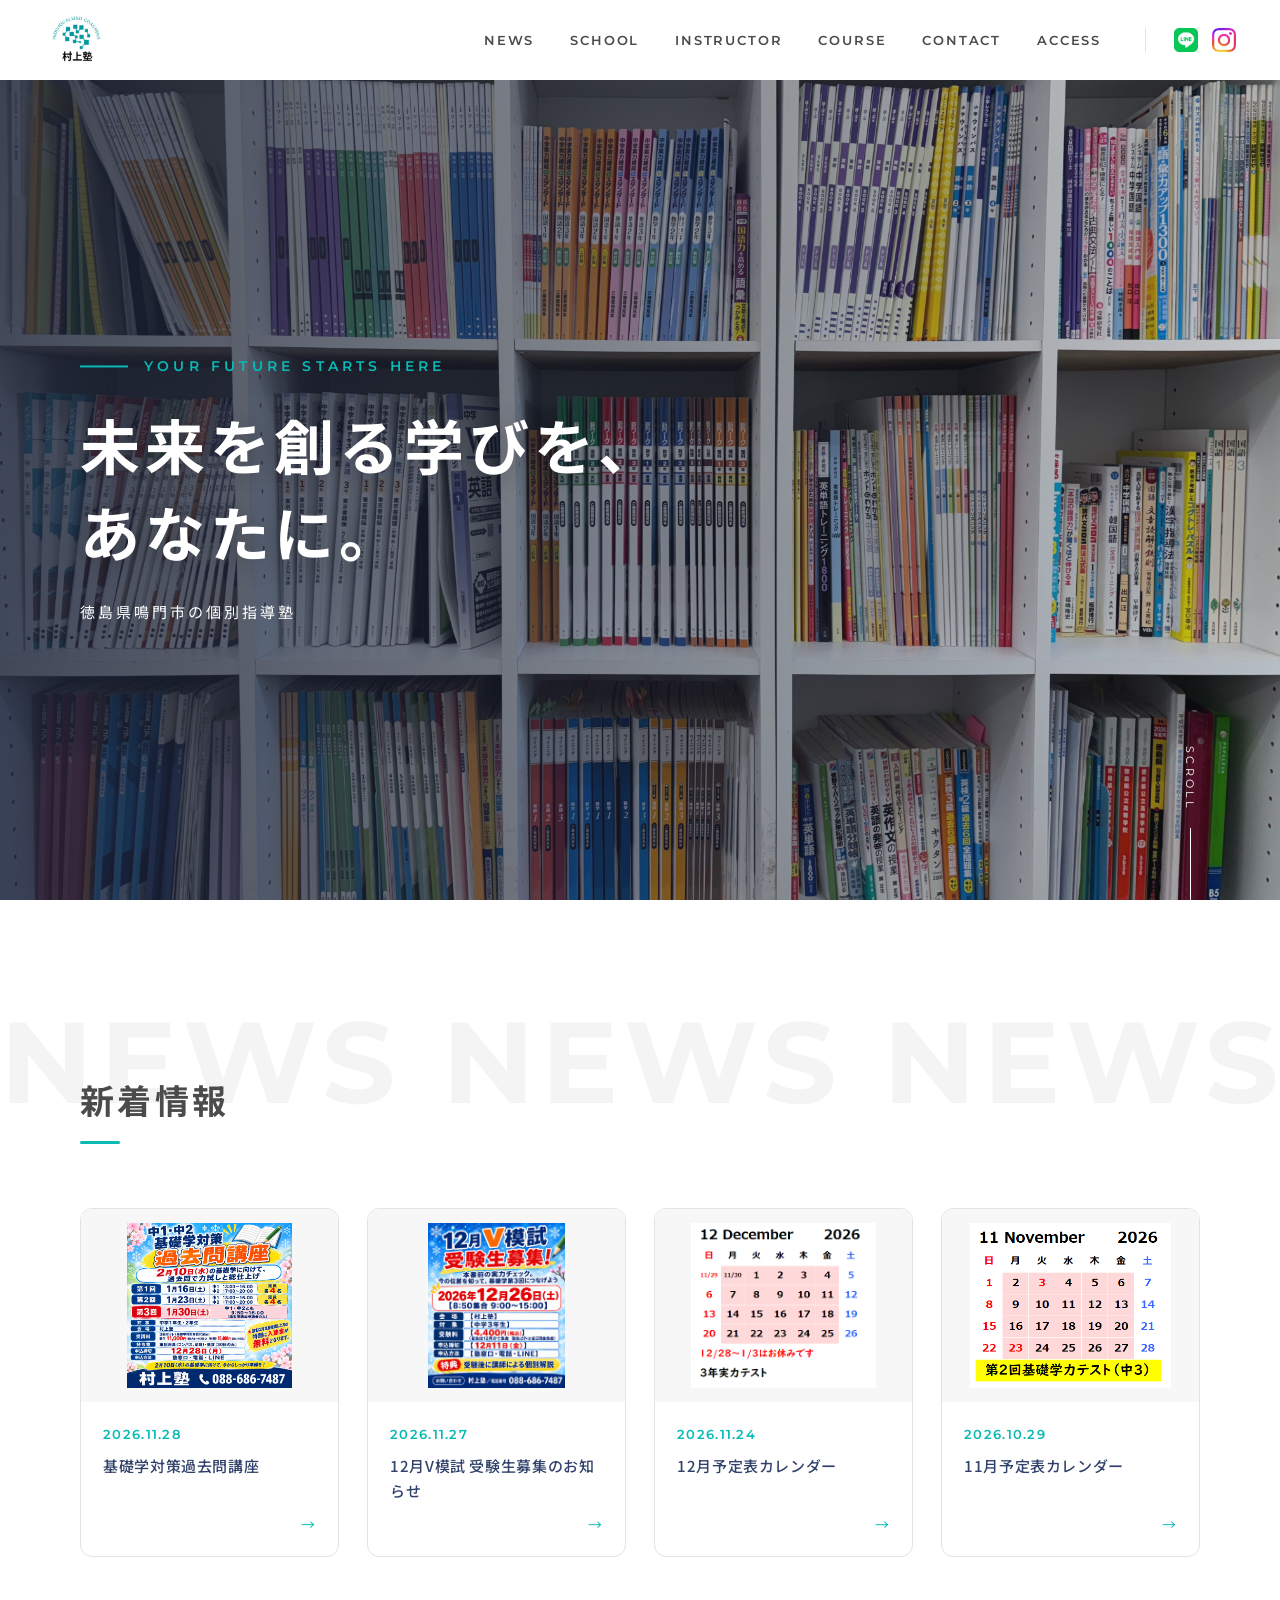
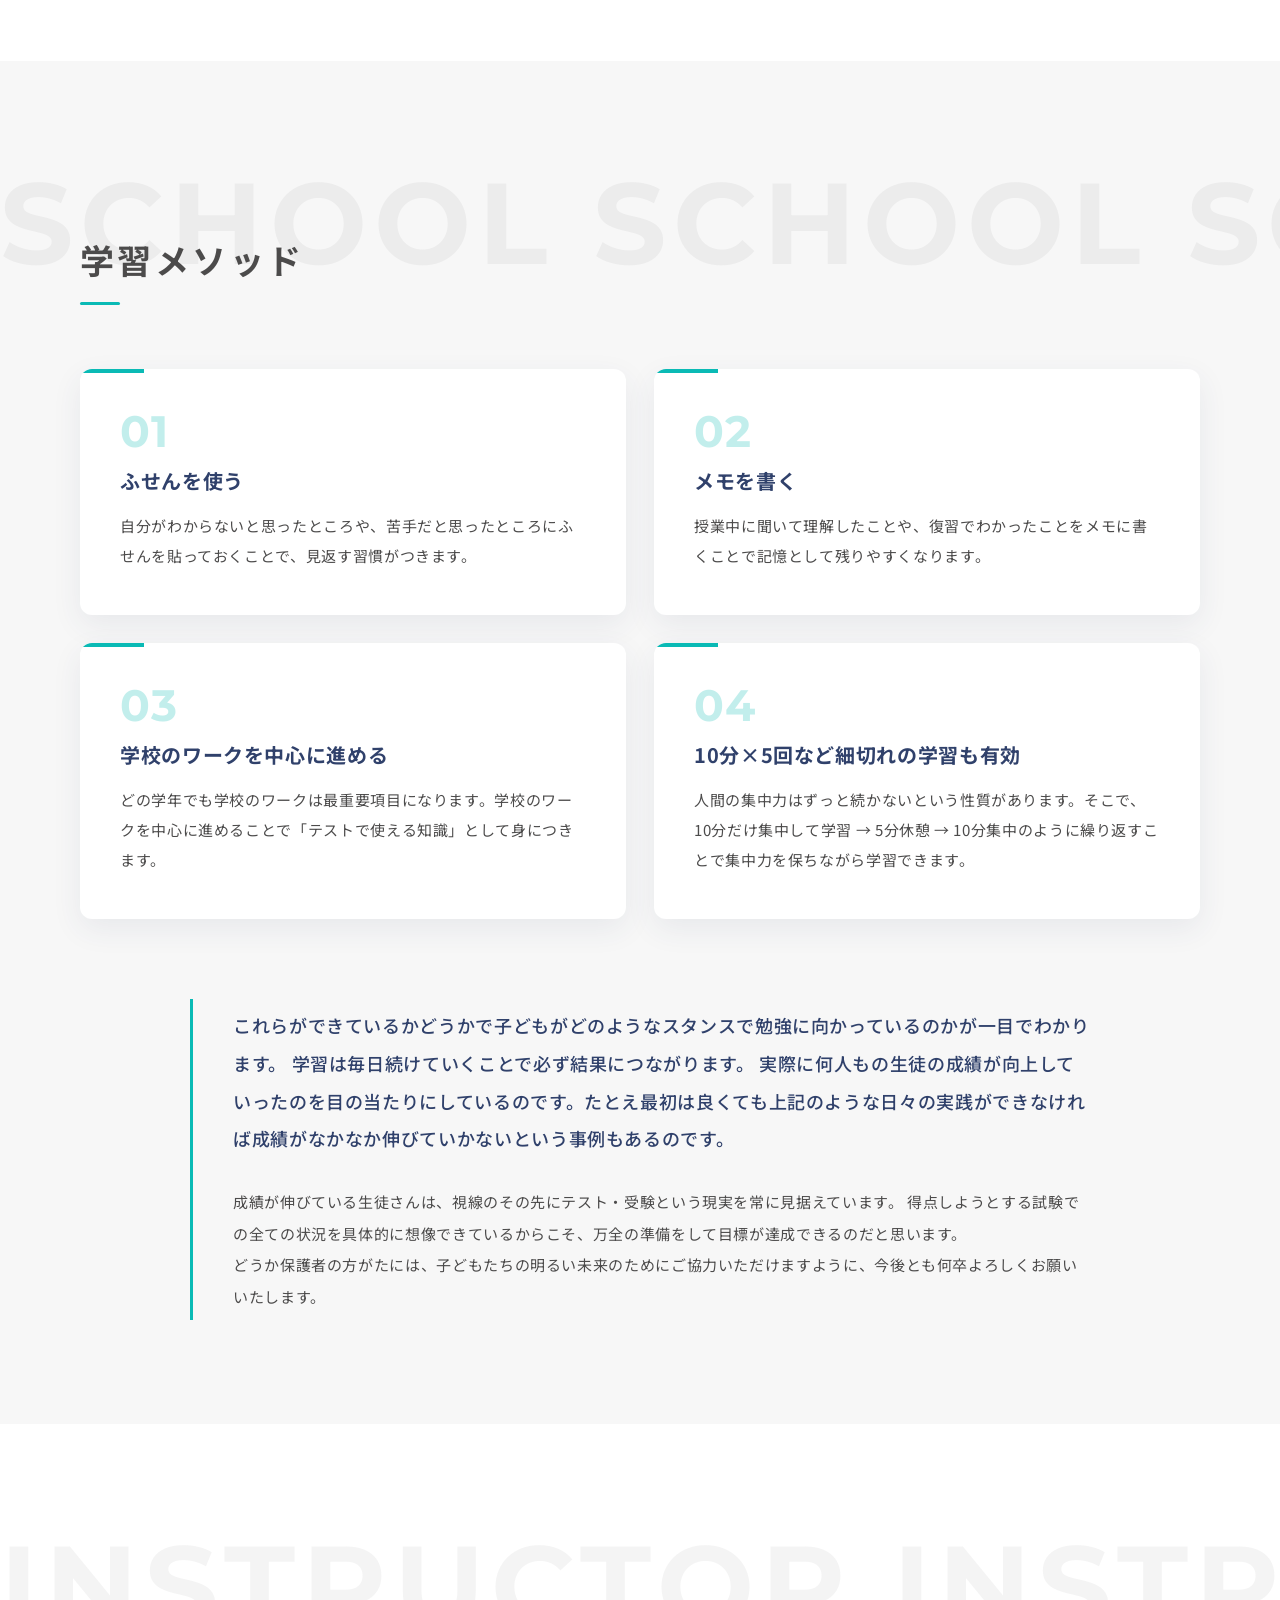
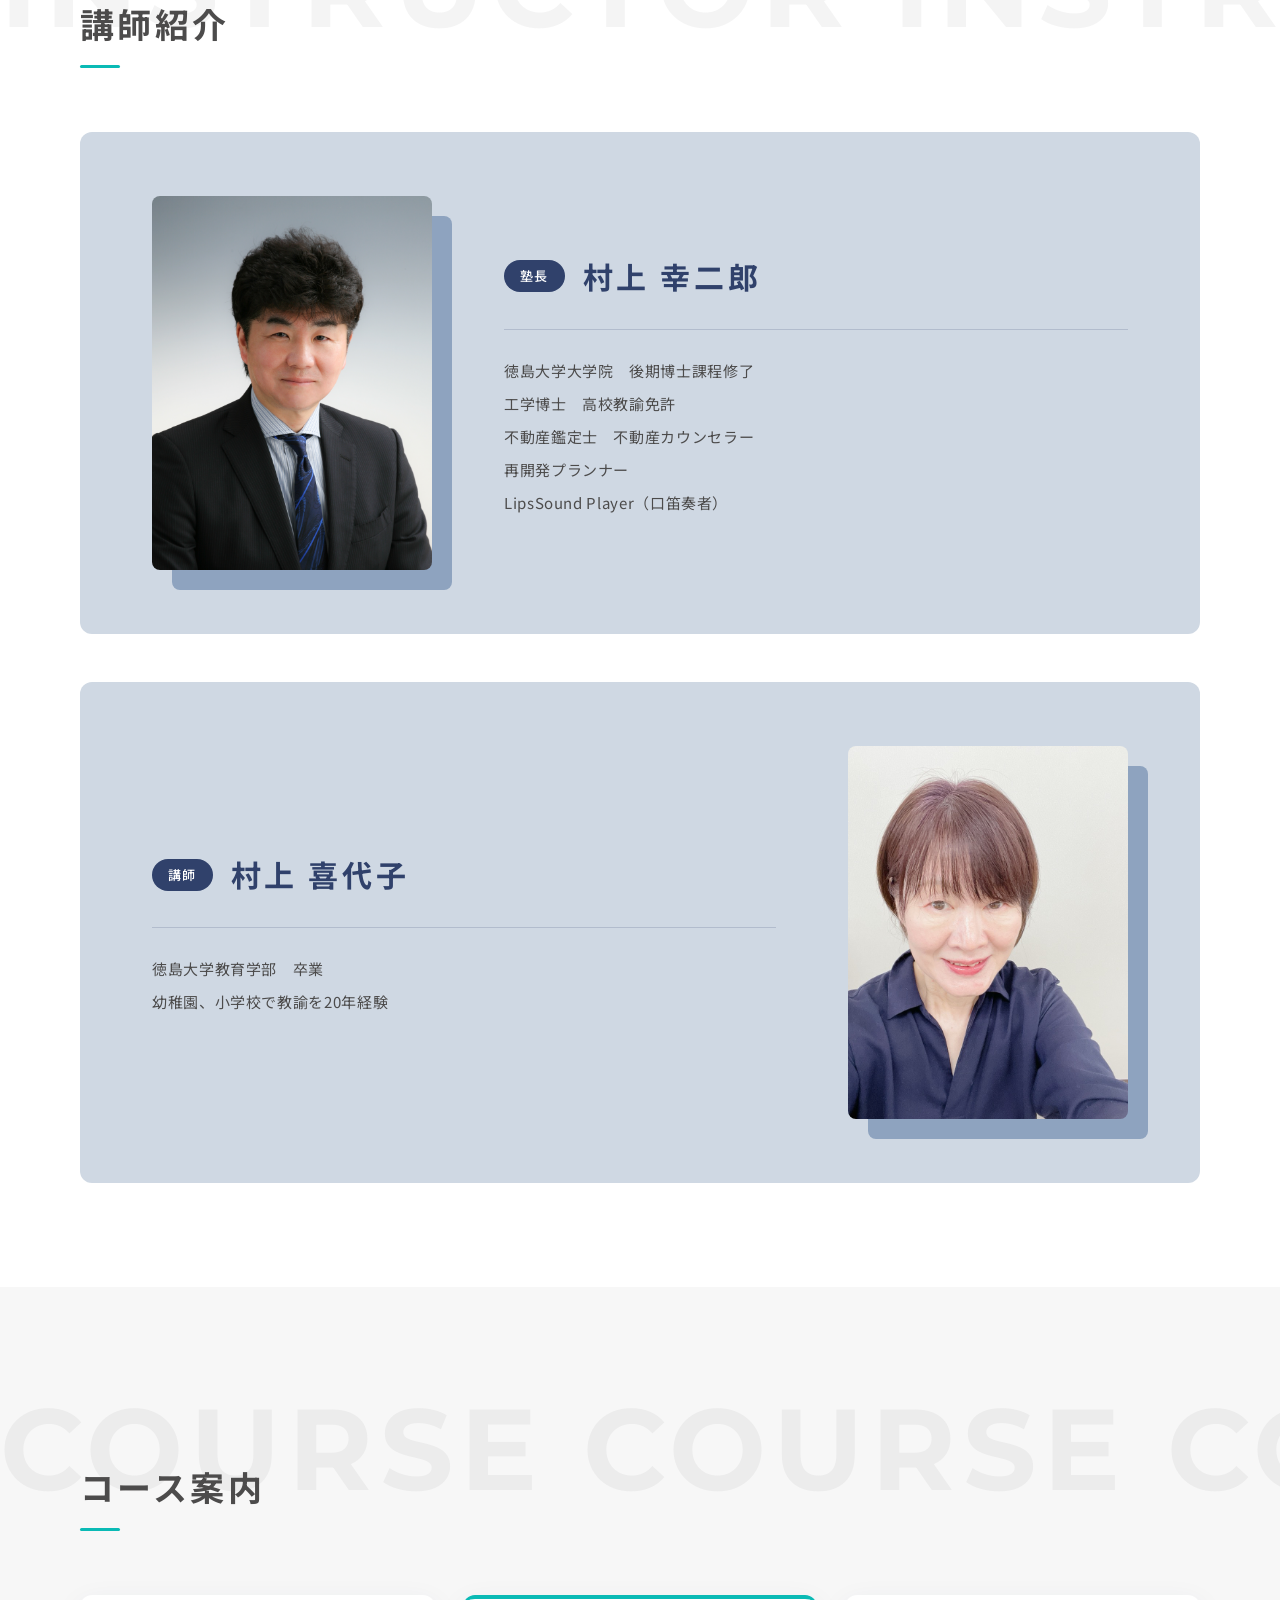
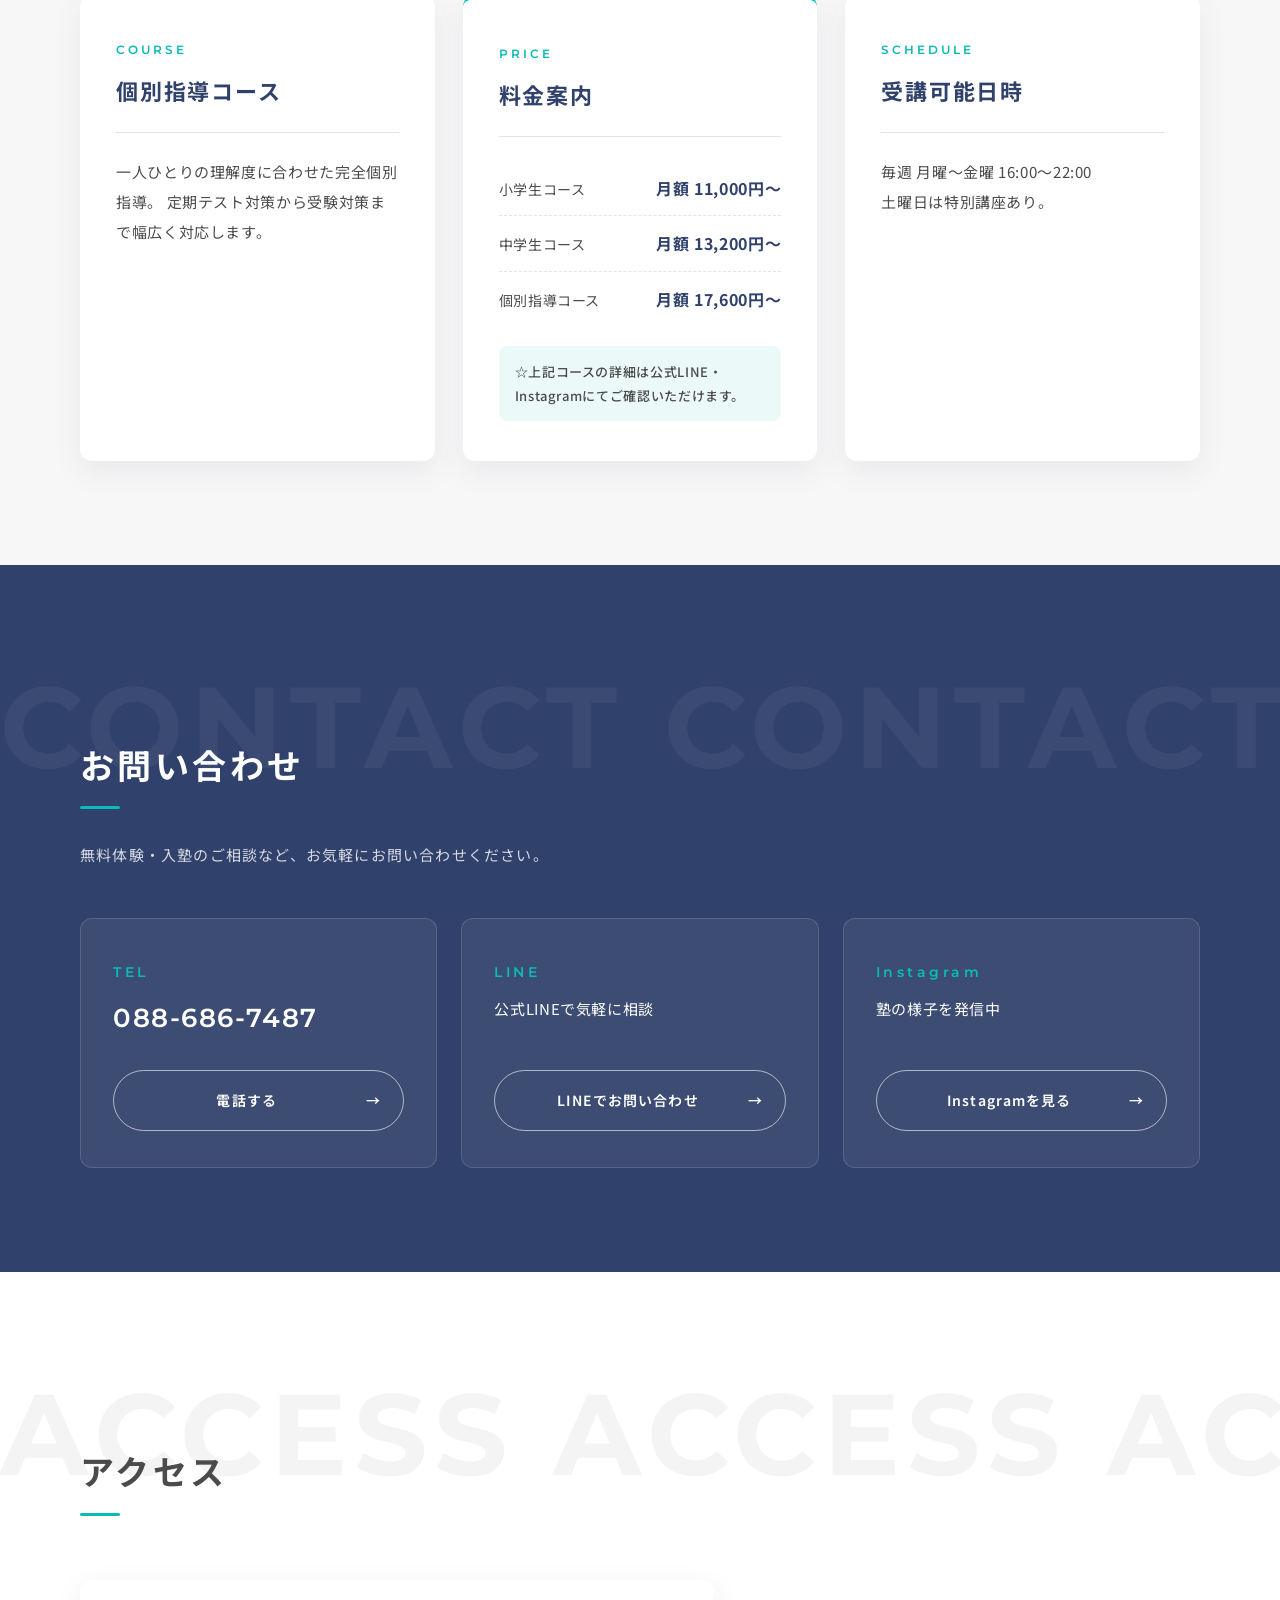
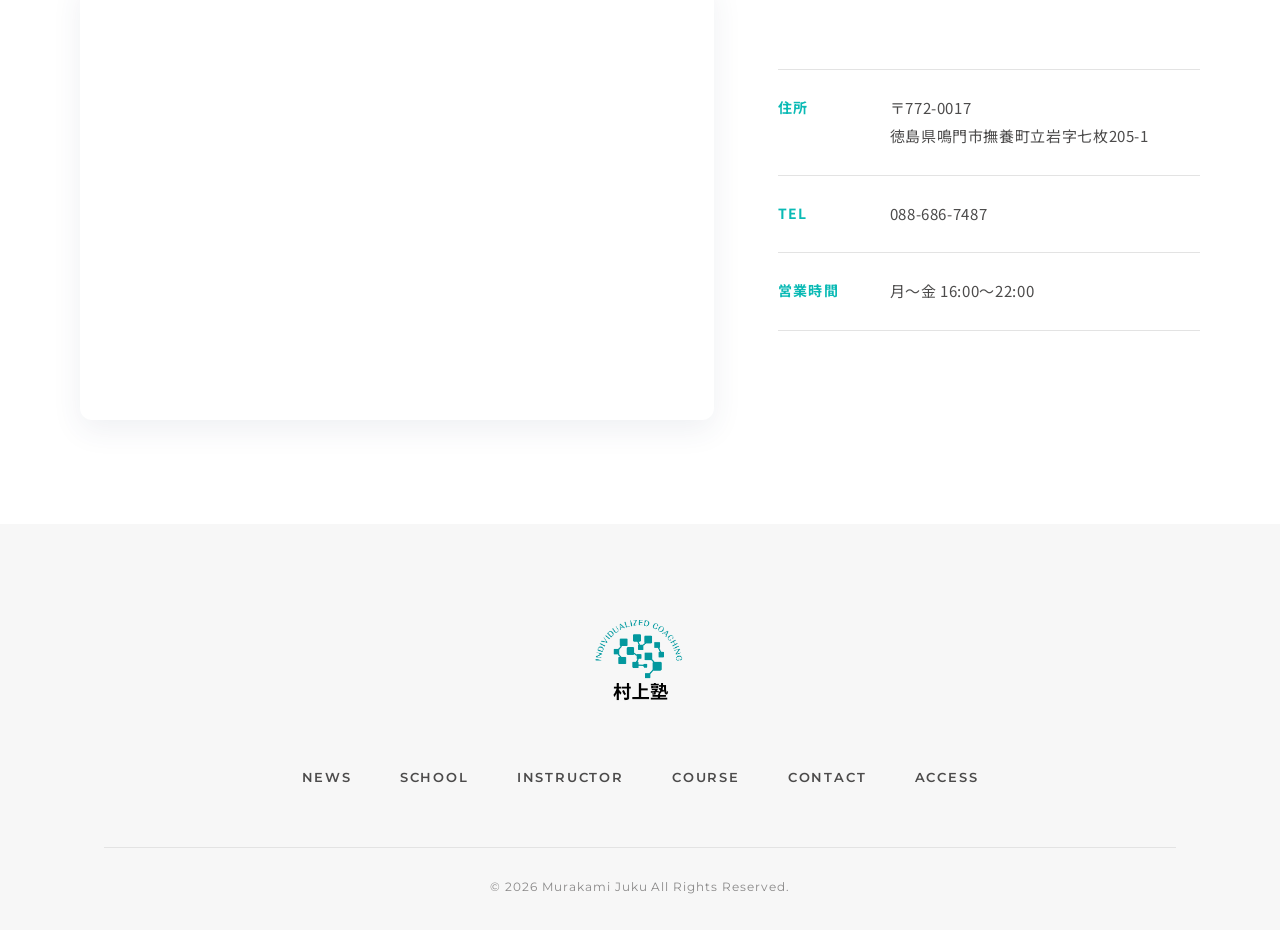
<file: index.html>
<!DOCTYPE html>
<html lang="ja">
<head>
  <meta charset="UTF-8" />
  <meta name="viewport" content="width=device-width, initial-scale=1.0" />
  <title>村上塾｜徳島県鳴門市の学習塾・個別指導</title>

<meta name="description"
content="村上塾は徳島県鳴門市の学習塾です。個別指導・学習メソッド・受験対策まで一人ひとりに合わせた指導を行っています。">

<meta name="keywords"
content="村上塾,徳島,鳴門市,学習塾,個別指導,受験対策,小学生,中学生">

<meta name="robots"
content="index, follow">

<!-- OGP（SNS共有用） -->
<meta property="og:type" content="website">
<meta property="og:title" content="村上塾｜徳島県鳴門市の学習塾・個別指導">

<meta property="og:description"
content="一人ひとりに合わせた学習指導で未来をサポートします。">

<meta property="og:url"
content="https://murakami109.jp">

<meta property="og:image"
content="https://murakami109.jp/img/ogp.jpg">

<meta property="og:site_name"
content="村上塾">

<meta property="og:locale"
content="ja_JP">

<!-- Twitter / X -->
<meta name="twitter:card"
content="summary_large_image">

<meta name="twitter:title"
content="村上塾｜徳島県鳴門市の学習塾">

<meta name="twitter:description"
content="個別指導・受験対策・学習メソッド">

<meta name="twitter:image"
content="https://murakami109.jp/img/ogp.jpg">

<!-- favicon -->
<link rel="icon" href="img/favicon.png" type="image/png">

<!-- Apple用 -->
<link rel="apple-touch-icon" href="img/favicon.png">

  <!-- Webフォント -->
  <link rel="preconnect" href="https://fonts.googleapis.com">
  <link rel="preconnect" href="https://fonts.gstatic.com" crossorigin>
  <link rel="stylesheet" href="https://fonts.googleapis.com/css2?family=Montserrat:wght@500;600;700&family=Noto+Sans+JP:wght@400;500;700&display=swap">

  <link rel="stylesheet" href="css/reset.css">
  <link rel="stylesheet" href="css/global.css">
  <link rel="stylesheet" href="css/header.css">
  <link rel="stylesheet" href="css/news.css">
  <link rel="stylesheet" href="css/section.css">
  <link rel="stylesheet" href="css/school.css">
  <link rel="stylesheet" href="css/instructor.css">
  <link rel="stylesheet" href="css/course.css">
  <link rel="stylesheet" href="css/contact.css">
  <link rel="stylesheet" href="css/access.css">
  <link rel="stylesheet" href="css/footer.css">
</head>
<body>

<header class="site-header">

  <div class="header-inner">

    <!-- ロゴ -->
    <h1 class="menu-logo">
      <a href="#top">
        <img src="img/image.png" alt="村上塾">
      </a>
    </h1>

    <!-- ナビメニュー（1025px〜表示） -->
    <nav class="main-nav">
      <ul>
        <li><a href="#news" class="nav-link">NEWS</a></li>
        <li><a href="#school" class="nav-link">SCHOOL</a></li>
        <li><a href="#instructor" class="nav-link">INSTRUCTOR</a></li>
        <li><a href="#course" class="nav-link">COURSE</a></li>
        <li><a href="#contact" class="nav-link">CONTACT</a></li>
        <li><a href="#access" class="nav-link">ACCESS</a></li>
        <li class="nav-sns">
          <a href="https://lin.ee/ONJYf1XK" target="_blank" rel="noopener">
            <img src="img/LINE.icon.png" alt="LINE">
          </a>
          <a href="https://www.instagram.com/murakami10915?igsh=MW81N3N2ZjBicGlhcA%3D%3D&utm_source=qr" target="_blank" rel="noopener">
            <img src="img/Instagram.icon.png" alt="Instagram">
          </a>
        </li>
      </ul>
    </nav>

    <!-- ハンバーガー（〜1024px表示） -->
    <div class="hamburger" id="hamburger">
      <span></span>
      <span></span>
      <span></span>
    </div>

  </div>

  <!-- グローバルメニュー（スマホ・タブレット用 / 左右2カラム）-->
  <nav class="global-menu" id="globalMenu">

    <!-- 左カラム -->
    <div class="global-menu-left">
      <ul>
        <li><a href="#news">NEWS</a></li>
        <li><a href="#school">SCHOOL</a></li>
        <li><a href="#instructor">INSTRUCTOR</a></li>
      </ul>
    </div>

    <!-- 右カラム -->
    <div class="global-menu-right">
      <ul>
        <li><a href="#course">COURSE</a></li>
        <li><a href="#contact">CONTACT</a></li>
        <li><a href="#access">ACCESS</a></li>
      </ul>
    </div>

  </nav>

</header>

<!-- アンカー用 -->
<div id="top"></div>

<section class="mv">
  <div class="mv-slideshow">
    <img src="img/mv01.jpg" class="mv-slide active" alt="">
    <img src="img/mv02.jpg" class="mv-slide" alt="">
    <img src="img/mv03.jpg" class="mv-slide" alt="">
  </div>

  <div class="mv-copy">
    <p class="mv-en">YOUR FUTURE STARTS HERE</p>
    <h2 class="mv-jp">未来を創る学びを、<br>あなたに。</h2>
    <p class="mv-sub">徳島県鳴門市の個別指導塾</p>
  </div>

  <a href="#news" class="mv-scroll">SCROLL</a>
</section>

<!-- =========================
     NEWS
========================= -->
<section id="news" class="news-section">

  <div class="news-title-box">
    <h2 class="news-title">新着情報</h2>

    <div class="news-ticker">
      <span>NEWS&nbsp;NEWS&nbsp;NEWS&nbsp;NEWS&nbsp;NEWS&nbsp;NEWS&nbsp;</span>
      <span>NEWS&nbsp;NEWS&nbsp;NEWS&nbsp;NEWS&nbsp;NEWS&nbsp;NEWS&nbsp;</span>
    </div>
  </div>

  <div class="news-list">

    <a href="detail/news-003.html" class="news-item reveal">
      <div class="news-thumb">
        <img src="img/kakomonkouza.png" alt="基礎学対策過去問講座">
      </div>
      <div class="news-content">
        <span class="news-date">2026.11.28</span>
        <p class="news-text">基礎学対策過去問講座</p>
      </div>
    </a>

<a href="detail/news-001.html" class="news-item reveal">
      <div class="news-thumb">
        <img src="img/12monthVmosi.png" alt="12月V模試 受験生募集">
      </div>
      <div class="news-content">
        <span class="news-date">2026.11.27</span>
        <p class="news-text">12月V模試 受験生募集のお知らせ</p>
      </div>
    </a>

    <a href="detail/news-002.html" class="news-item reveal">
      <div class="news-thumb">
        <img src="img/monthCalender12.png" alt="12月予定表カレンダー">
      </div>
      <div class="news-content">
        <span class="news-date">2026.11.24</span>
        <p class="news-text">12月予定表カレンダー</p>
      </div>
    </a>

    <a href="detail/news-004.html" class="news-item reveal">
      <div class="news-thumb">
        <img src="img/monthCalender11.png" alt="11月予定表カレンダー">
      </div>
      <div class="news-content">
        <span class="news-date">2026.10.29</span>
        <p class="news-text">11月予定表カレンダー</p>
      </div>
    </a>

  </div>
</section>

<!-- =========================
     SCHOOL
========================= -->
<section id="school" class="school-section">

  <div class="school-title-box">
    <h2 class="school-title">学習メソッド</h2>

    <div class="school-ticker">
      <span>SCHOOL&nbsp;SCHOOL&nbsp;SCHOOL&nbsp;SCHOOL&nbsp;SCHOOL&nbsp;SCHOOL&nbsp;</span>
      <span>SCHOOL&nbsp;SCHOOL&nbsp;SCHOOL&nbsp;SCHOOL&nbsp;SCHOOL&nbsp;SCHOOL&nbsp;</span>
    </div>
  </div>

  <div class="school-method-box">

    <!-- メソッド① -->
    <div class="school-method reveal">
      <span class="school-num">01</span>
      <h3 class="school-heading">ふせんを使う</h3>
      <p class="school-text">
        自分がわからないと思ったところや、苦手だと思ったところにふせんを貼っておくことで、見返す習慣がつきます。
      </p>
    </div>

    <!-- メソッド② -->
    <div class="school-method reveal">
      <span class="school-num">02</span>
      <h3 class="school-heading">メモを書く</h3>
      <p class="school-text">
        授業中に聞いて理解したことや、復習でわかったことをメモに書くことで記憶として残りやすくなります。
      </p>
    </div>

    <!-- メソッド③ -->
    <div class="school-method reveal">
      <span class="school-num">03</span>
      <h3 class="school-heading">学校のワークを中心に進める</h3>
      <p class="school-text">
        どの学年でも学校のワークは最重要項目になります。学校のワークを中心に進めることで「テストで使える知識」として身につきます。
      </p>
    </div>

    <!-- メソッド④ -->
    <div class="school-method reveal">
      <span class="school-num">04</span>
      <h3 class="school-heading">10分×5回など細切れの学習も有効</h3>
      <p class="school-text">
        人間の集中力はずっと続かないという性質があります。そこで、10分だけ集中して学習 → 5分休憩 → 10分集中のように繰り返すことで集中力を保ちながら学習できます。
      </p>
    </div>

  </div>

  <div class="school-text-block reveal">
    <p class="school-text-large">
      これらができているかどうかで子どもがどのようなスタンスで勉強に向かっているのかが一目でわかります。
      学習は毎日続けていくことで必ず結果につながります。
      実際に何人もの生徒の成績が向上していったのを目の当たりにしているのです。たとえ最初は良くても上記のような日々の実践ができなければ成績がなかなか伸びていかないという事例もあるのです。
    </p>

    <p class="school-text">
      成績が伸びている生徒さんは、視線のその先にテスト・受験という現実を常に見据えています。
      得点しようとする試験での全ての状況を具体的に想像できているからこそ、万全の準備をして目標が達成できるのだと思います。<br>
      どうか保護者の方がたには、子どもたちの明るい未来のためにご協力いただけますように、今後とも何卒よろしくお願いいたします。
    </p>
  </div>

</section>


<!-- =========================
     INSTRUCTOR
========================= -->
<section id="instructor" class="instructor-section">

  <div class="instructor-title-box">
    <h2 class="instructor-title">講師紹介</h2>

    <div class="instructor-ticker">
      <span>INSTRUCTOR&nbsp;INSTRUCTOR&nbsp;INSTRUCTOR&nbsp;INSTRUCTOR&nbsp;</span>
      <span>INSTRUCTOR&nbsp;INSTRUCTOR&nbsp;INSTRUCTOR&nbsp;INSTRUCTOR&nbsp;</span>
    </div>
  </div>

  <div class="instructor-item reveal">
    <div class="instructor-image">
      <div class="image-bg"></div>
      <img src="img/w9149.jpg" alt="塾長 村上 幸二郎">
    </div>

    <div class="instructor-text">
      <h3><span class="role">塾長</span> 村上 幸二郎</h3>
      <p>
        徳島大学大学院　後期博士課程修了<br>
        工学博士　高校教諭免許<br>
        不動産鑑定士　不動産カウンセラー<br>
        再開発プランナー<br>
        LipsSound Player（口笛奏者）
      </p>
    </div>
  </div>

  <div class="instructor-item reveal">
    <div class="instructor-image">
      <div class="image-bg"></div>
      <img src="img/IMG_6866.jpg" alt="講師 村上 喜代子">
    </div>

    <div class="instructor-text">
      <h3><span class="role">講師</span> 村上 喜代子</h3>
      <p>
        徳島大学教育学部　卒業<br>
        幼稚園、小学校で教諭を20年経験
      </p>
    </div>
  </div>
</section>


<!-- =========================
     COURSE
========================= -->
<section id="course" class="course-section">

  <div class="course-title-box">
    <h2 class="course-title">コース案内</h2>

    <div class="course-ticker">
      <span>COURSE&nbsp;COURSE&nbsp;COURSE&nbsp;COURSE&nbsp;COURSE&nbsp;COURSE&nbsp;</span>
      <span>COURSE&nbsp;COURSE&nbsp;COURSE&nbsp;COURSE&nbsp;COURSE&nbsp;COURSE&nbsp;</span>
    </div>
  </div>

  <div class="course-content">

    <!-- コース説明 -->
    <div class="course-block reveal">
      <span class="course-label">COURSE</span>
      <h3 class="course-heading">個別指導コース</h3>
      <p class="course-text">
        一人ひとりの理解度に合わせた完全個別指導。
        定期テスト対策から受験対策まで幅広く対応します。
      </p>
    </div>

    <!-- 料金 -->
    <div class="course-block reveal">
      <span class="course-label">PRICE</span>
      <h3 class="course-heading">料金案内</h3>
      <ul class="course-price">
        <li><span>小学生コース</span><strong>月額 11,000円〜</strong></li>
        <li><span>中学生コース</span><strong>月額 13,200円〜</strong></li>
        <li><span>個別指導コース</span><strong>月額 17,600円〜</strong></li>
      </ul>
      <p class="course-note">
        ☆上記コースの詳細は公式LINE・Instagramにてご確認いただけます。
      </p>
    </div>

    <!-- カレンダー案内 -->
    <div class="course-block reveal">
      <span class="course-label">SCHEDULE</span>
      <h3 class="course-heading">受講可能日時</h3>
      <p class="course-text">
        毎週 月曜〜金曜 16:00〜22:00<br>
        土曜日は特別講座あり。
      </p>
    </div>

  </div>

</section>

<!-- =========================
     CONTACT
========================= -->
<section id="contact" class="contact-section">

  <div class="contact-title-box">
    <h2 class="contact-title">お問い合わせ</h2>

    <div class="contact-ticker">
      <span>CONTACT&nbsp;CONTACT&nbsp;CONTACT&nbsp;CONTACT&nbsp;CONTACT&nbsp;</span>
      <span>CONTACT&nbsp;CONTACT&nbsp;CONTACT&nbsp;CONTACT&nbsp;CONTACT&nbsp;</span>
    </div>
  </div>

  <p class="contact-lead">
    無料体験・入塾のご相談など、お気軽にお問い合わせください。
  </p>

  <div class="contact-content">

    <!-- TEL -->
    <div class="contact-item reveal">
      <h3 class="contact-heading">TEL</h3>

      <div class="contact-btn-wrap">
        <p class="contact-text">088-686-7487</p>

        <a href="tel:0886867487" class="contact-link-btn">
          電話する
        </a>
      </div>
    </div>

    <!-- LINE -->
    <div class="contact-item reveal">
      <h3 class="contact-heading">LINE</h3>

      <div class="contact-btn-wrap">
        <p class="contact-text">公式LINEで気軽に相談</p>

        <a href="https://lin.ee/ONJYf1XK" class="contact-link-btn" target="_blank" rel="noopener">
          LINEでお問い合わせ
        </a>
      </div>
    </div>

    <!-- Instagram -->
    <div class="contact-item reveal">
      <h3 class="contact-heading">Instagram</h3>

      <div class="contact-btn-wrap">
        <p class="contact-text">塾の様子を発信中</p>

        <a href="https://www.instagram.com/murakami10915?igsh=MW81N3N2ZjBicGlhcA%3D%3D&utm_source=qr" class="contact-link-btn" target="_blank" rel="noopener">
          Instagramを見る
        </a>
      </div>
    </div>

  </div>

</section>

<!-- =========================
     ACCESS
========================= -->
<section id="access" class="access-section">

  <div class="access-title-box">
    <h2 class="access-title">アクセス</h2>

    <div class="access-ticker">
      <span>ACCESS&nbsp;ACCESS&nbsp;ACCESS&nbsp;ACCESS&nbsp;ACCESS&nbsp;ACCESS&nbsp;</span>
      <span>ACCESS&nbsp;ACCESS&nbsp;ACCESS&nbsp;ACCESS&nbsp;ACCESS&nbsp;ACCESS&nbsp;</span>
    </div>
  </div>

  <div class="access-content reveal">

    <!-- Google Map -->
    <div class="access-map">
      <iframe
        src="https://www.google.com/maps/embed?pb=!1m18!1m12!1m3!1d1650.4762378533185!2d134.61537435443853!3d34.173132710632025!2m3!1f0!2f0!3f0!3m2!1i1024!2i768!4f13.1!3m3!1m2!1s0x355365f092314c51%3A0x8137d4ba0b1aa524!2z5p2R5LiK5aG-!5e0!3m2!1sja!2sjp!4v1779845603923!5m2!1sja!2sjp"
        allowfullscreen=""
        loading="lazy"
        referrerpolicy="no-referrer-when-downgrade"
        title="村上塾の地図">
      </iframe>
    </div>

    <!-- 情報 -->
    <div class="access-info">

      <div class="access-item">
        <h3>住所</h3>
        <p>
          〒772-0017<br>
          徳島県鳴門市撫養町立岩字七枚205-1
        </p>
      </div>

      <div class="access-item">
        <h3>TEL</h3>
        <p>088-686-7487</p>
      </div>

      <div class="access-item">
        <h3>営業時間</h3>
        <p>月〜金 16:00〜22:00</p>
      </div>

    </div>

  </div>

</section>

<!-- =========================
     FOOTER
========================= -->
<footer class="site-footer">

  <div class="footer-inner">

    <!-- ロゴ -->
    <div class="footer-logo">
      <img src="img/image.png" alt="村上塾">
    </div>

    <!-- フッターナビ -->
    <nav class="footer-nav">
      <ul>
        <li><a href="#news">NEWS</a></li>
        <li><a href="#school">SCHOOL</a></li>
        <li><a href="#instructor">INSTRUCTOR</a></li>
        <li><a href="#course">COURSE</a></li>
        <li><a href="#contact">CONTACT</a></li>
        <li><a href="#access">ACCESS</a></li>
      </ul>
    </nav>

    <!-- コピー -->
    <p class="footer-copy">
      © 2026 Murakami Juku All Rights Reserved.
    </p>

  </div>

</footer>

<!-- =========================
     JS
========================= -->
<script src="js/global.js"></script>
<script src="js/news.js"></script>

</body>
</html>
</file>
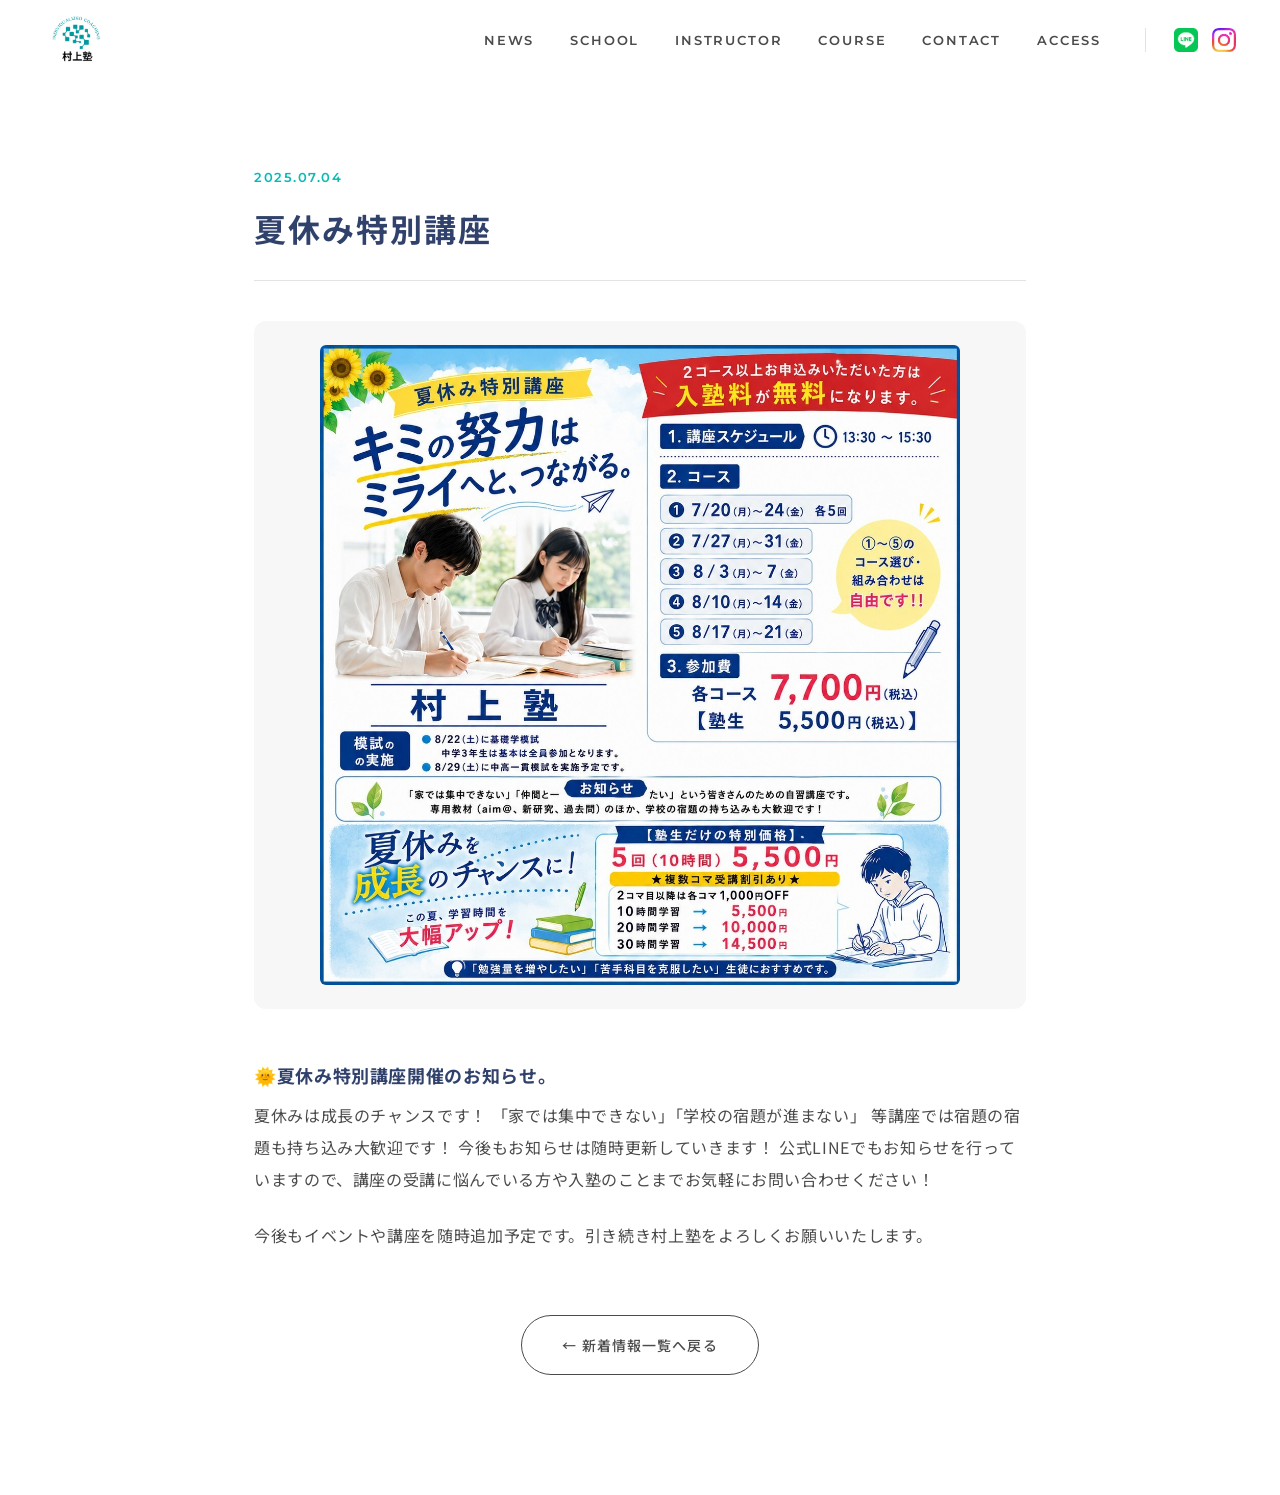
<file: detailnews-sample.html>
<!DOCTYPE html>
<html lang="ja">
<head>
    <meta charset="UTF-8">
    <meta name="viewport" content="width=device-width, initial-scale=1.0">
    <title>夏休み特別講座 | 村上塾</title>

    <!-- favicon -->
<link rel="icon" href="../img/favicon.png" type="image/png">

    <!-- Webフォント -->
  <link rel="preconnect" href="https://fonts.googleapis.com">
  <link rel="preconnect" href="https://fonts.gstatic.com" crossorigin>
  <link rel="stylesheet" href="https://fonts.googleapis.com/css2?family=Montserrat:wght@500;600;700&family=Noto+Sans+JP:wght@400;500;700&display=swap">

    <!-- リセットCSS -->
  <link rel="stylesheet" href="../css/reset.css">

  <!-- 共通CSS -->
  <link rel="stylesheet" href="../css/global.css">

  <!-- ヘッダー専用CSS -->
  <link rel="stylesheet" href="../css/header.css">

  <!-- newsdetail専用CSS -->
  <link rel="stylesheet" href="../css/news-detail.css">

    <link rel="stylesheet" href="../css/news.css">
</head>
<body>

<header class="site-header">

  <div class="header-inner">

  <!-- ロゴ -->
  <h1 class="menu-logo">
    <a href="../index.html">
      <img src="../img/image.png" alt="村上塾">
    </a>
  </h1>

  <!-- PCナビ（1025px〜表示） -->
  <nav class="main-nav">
      <ul>
        <li><a href="../index.html#news" class="nav-link">NEWS</a></li>
        <li><a href="../index.html#school" class="nav-link">SCHOOL</a></li>
        <li><a href="../index.html#instructor" class="nav-link">INSTRUCTOR</a></li>
        <li><a href="../index.html#course" class="nav-link">COURSE</a></li>
        <li><a href="../index.html#contact" class="nav-link">CONTACT</a></li>
        <li><a href="../index.html#access" class="nav-link">ACCESS</a></li>
        <li class="nav-sns">
  <a href="https://lin.ee/ONJYf1XK" target="_blank">
    <img src="../img/LINE.icon.png" alt="LINE">
  </a>
  <a href="https://www.instagram.com/murakami10915?igsh=MW81N3N2ZjBicGlhcA%3D%3D&utm_source=qr" target="_blank">
    <img src="../img/Instagram.icon.png" alt="Instagram">
  </a>
</li>
      </ul>
    </nav>

  <!-- ハンバーガー（右端配置） -->
  <div class="hamburger" id="hamburger">
    <span></span>
    <span></span>
    <span></span>
  </div>

</div>


  <!-- グローバルメニュー（スライド＋フェード / 左右2カラム）-->
  <nav class="global-menu" id="globalMenu">

    <!-- 左カラム -->
    <div class="global-menu-left">
      <ul>
        <li><a href="../index.html#news">NEWS</a></li>
        <li><a href="../index.html#school">SCHOOL</a></li>
        <li><a href="../index.html#instructor">INSTRUCTOR</a></li>
      </ul>
    </div>

    <!-- 右カラム -->
    <div class="global-menu-right">
      <ul>
        <li><a href="../index.html#course">COURSE</a></li>
        <li><a href="../index.html#contact">CONTACT</a></li>
        <li><a href="../index.html#access">ACCESS</a></li>
      </ul>
    </div>

  </nav>

</header>


<section class="news-detail">

    <p class="news-date">2025.07.04</p>
    <h1 class="news-heading">夏休み特別講座</h1>

    <div class="news-detail-img">
        <img src="../img/summer.jpeg" alt="夏休み特別講座">
    </div>

    <div class="news-detail-body">
        <p>
            <strong>🌞夏休み特別講座開催のお知らせ。</strong><br>
            夏休みは成長のチャンスです！
            「家では集中できない」「学校の宿題が進まない」

            等講座では宿題の宿題も持ち込み大歓迎です！

            今後もお知らせは随時更新していきます！
            公式LINEでもお知らせを行っていますので、講座の受講に悩んでいる方や入塾のことまでお気軽にお問い合わせください！
        </p>
        <p>
            今後もイベントや講座を随時追加予定です。引き続き村上塾をよろしくお願いいたします。
        </p>
    </div>

    <div class="back-btn">
        <a href="../index.html">← 新着情報一覧へ戻る</a>
    </div>

</section>

<footer>
    <!-- 共通フッター -->
</footer>

</body>
<script src="../js/global.js"></script>
</html>
</file>
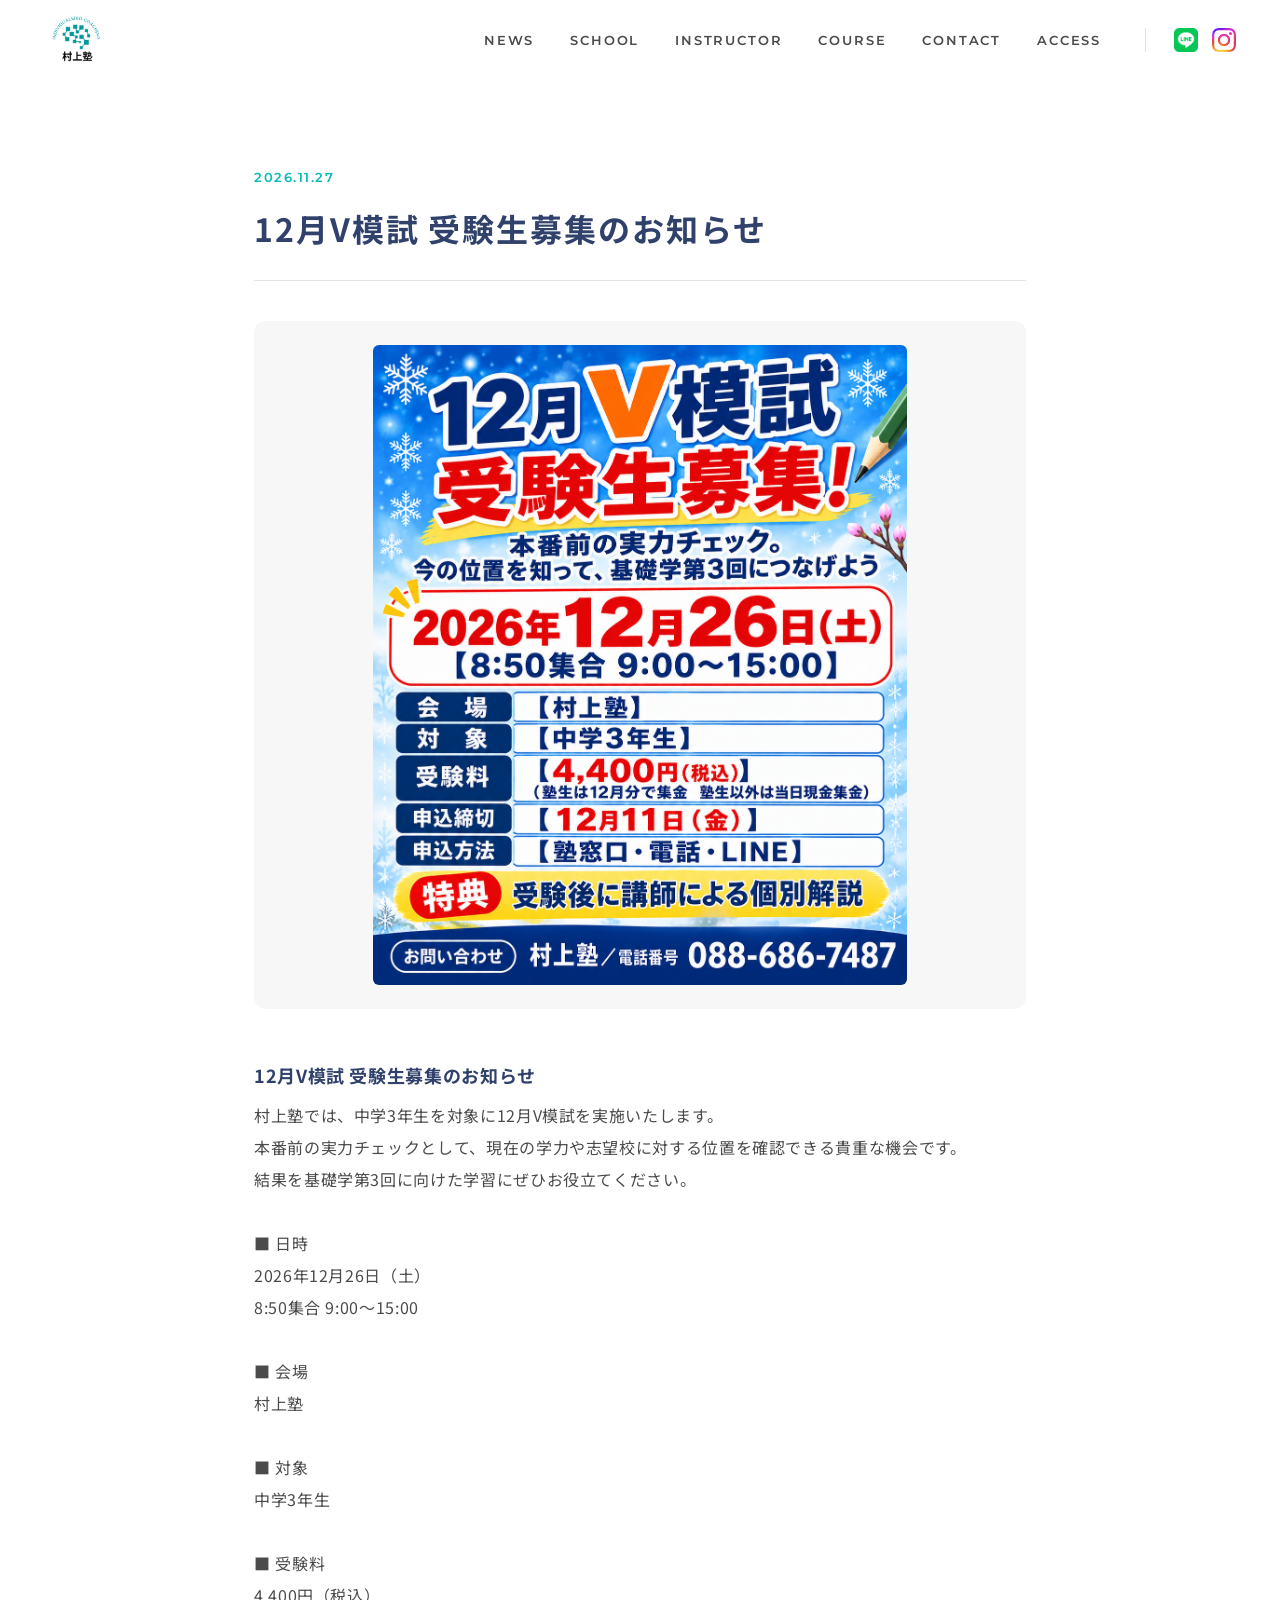
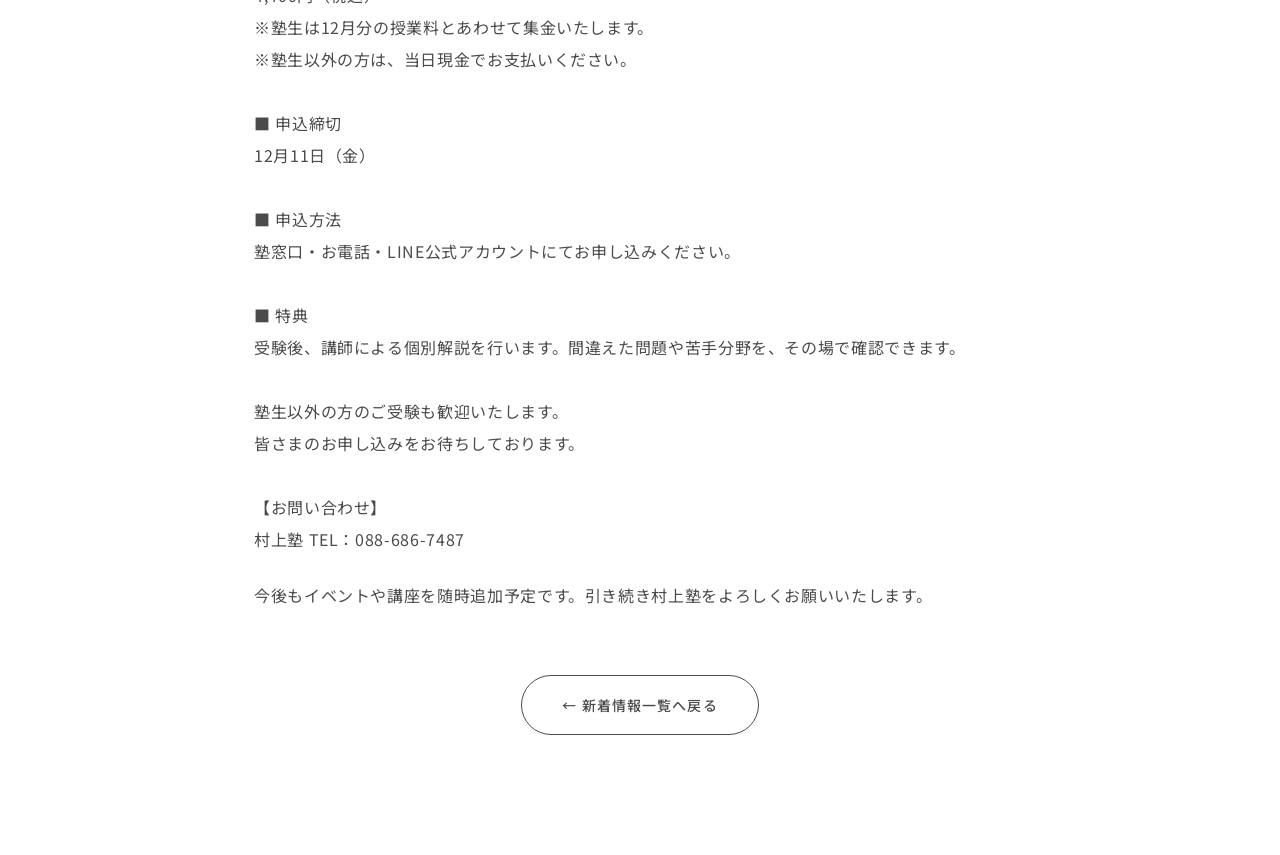
<file: detail/news-001.html>
<!DOCTYPE html>
<html lang="ja">
<head>
    <meta charset="UTF-8">
    <meta name="viewport" content="width=device-width, initial-scale=1.0">
    <title>12月V模試 受験生募集のお知らせ | 村上塾</title>

    <!-- favicon -->
<link rel="icon" href="../img/favicon.png" type="image/png">

    <!-- Webフォント -->
  <link rel="preconnect" href="https://fonts.googleapis.com">
  <link rel="preconnect" href="https://fonts.gstatic.com" crossorigin>
  <link rel="stylesheet" href="https://fonts.googleapis.com/css2?family=Montserrat:wght@500;600;700&family=Noto+Sans+JP:wght@400;500;700&display=swap">

    <!-- リセットCSS -->
  <link rel="stylesheet" href="../css/reset.css">

  <!-- 共通CSS -->
  <link rel="stylesheet" href="../css/global.css">

  <!-- ヘッダー専用CSS -->
  <link rel="stylesheet" href="../css/header.css">

  <!-- newsdetail専用CSS -->
  <link rel="stylesheet" href="../css/news-detail.css">

    <link rel="stylesheet" href="../css/news.css">
</head>
<body>

<header class="site-header">

  <div class="header-inner">

  <!-- ロゴ -->
  <h1 class="menu-logo">
    <a href="../index.html">
      <img src="../img/image.png" alt="村上塾">
    </a>
  </h1>

  <!-- PCナビ（1025px〜表示） -->
  <nav class="main-nav">
      <ul>
        <li><a href="../index.html#news" class="nav-link">NEWS</a></li>
        <li><a href="../index.html#school" class="nav-link">SCHOOL</a></li>
        <li><a href="../index.html#instructor" class="nav-link">INSTRUCTOR</a></li>
        <li><a href="../index.html#course" class="nav-link">COURSE</a></li>
        <li><a href="../index.html#contact" class="nav-link">CONTACT</a></li>
        <li><a href="../index.html#access" class="nav-link">ACCESS</a></li>
        <li class="nav-sns">
  <a href="https://lin.ee/ONJYf1XK" target="_blank">
    <img src="../img/LINE.icon.png" alt="LINE">
  </a>
  <a href="https://www.instagram.com/murakami10915?igsh=MW81N3N2ZjBicGlhcA%3D%3D&utm_source=qr" target="_blank">
    <img src="../img/Instagram.icon.png" alt="Instagram">
  </a>
</li>
      </ul>
    </nav>

  <!-- ハンバーガー（右端配置） -->
  <div class="hamburger" id="hamburger">
    <span></span>
    <span></span>
    <span></span>
  </div>

</div>


  <!-- グローバルメニュー（スライド＋フェード / 左右2カラム）-->
  <nav class="global-menu" id="globalMenu">

    <!-- 左カラム -->
    <div class="global-menu-left">
      <ul>
        <li><a href="../index.html#news">NEWS</a></li>
        <li><a href="../index.html#school">SCHOOL</a></li>
        <li><a href="../index.html#instructor">INSTRUCTOR</a></li>
      </ul>
    </div>

    <!-- 右カラム -->
    <div class="global-menu-right">
      <ul>
        <li><a href="../index.html#course">COURSE</a></li>
        <li><a href="../index.html#contact">CONTACT</a></li>
        <li><a href="../index.html#access">ACCESS</a></li>
      </ul>
    </div>

  </nav>

</header>


<section class="news-detail">

    <p class="news-date">2026.11.27</p>
    <h1 class="news-heading">12月V模試 受験生募集のお知らせ</h1>

    <div class="news-detail-img">
        <img src="../img/12monthVmosi.png" alt="12月V模試 受験生募集">
    </div>

    <div class="news-detail-body">
        <p>
            <strong>12月V模試 受験生募集のお知らせ</strong><br>
            村上塾では、中学3年生を対象に12月V模試を実施いたします。<br>
            本番前の実力チェックとして、現在の学力や志望校に対する位置を確認できる貴重な機会です。<br>
            結果を基礎学第3回に向けた学習にぜひお役立てください。<br>
<br>
            ■ 日時<br>
              2026年12月26日（土）<br>
              8:50集合 9:00〜15:00<br>
<br>
            ■ 会場<br>
              村上塾<br>
<br>
            ■ 対象<br>
              中学3年生<br>
<br>
            ■ 受験料<br>
              4,400円（税込）<br>
              ※塾生は12月分の授業料とあわせて集金いたします。<br>
              ※塾生以外の方は、当日現金でお支払いください。<br>
<br>
            ■ 申込締切<br>
              12月11日（金）<br>
<br>
            ■ 申込方法<br>
              塾窓口・お電話・LINE公式アカウントにてお申し込みください。<br>
<br>
            ■ 特典<br>
              受験後、講師による個別解説を行います。間違えた問題や苦手分野を、その場で確認できます。<br>
<br>
            塾生以外の方のご受験も歓迎いたします。<br>
            皆さまのお申し込みをお待ちしております。<br>
<br>
            【お問い合わせ】<br>
            村上塾 TEL：088-686-7487<br>
        </p>
        <p>
            今後もイベントや講座を随時追加予定です。引き続き村上塾をよろしくお願いいたします。
        </p>
    </div>

    <div class="back-btn">
        <a href="../index.html">← 新着情報一覧へ戻る</a>
    </div>

</section>

<footer>
    <!-- 共通フッター -->
</footer>

</body>
<script src="../js/global.js"></script>
</html>
</file>
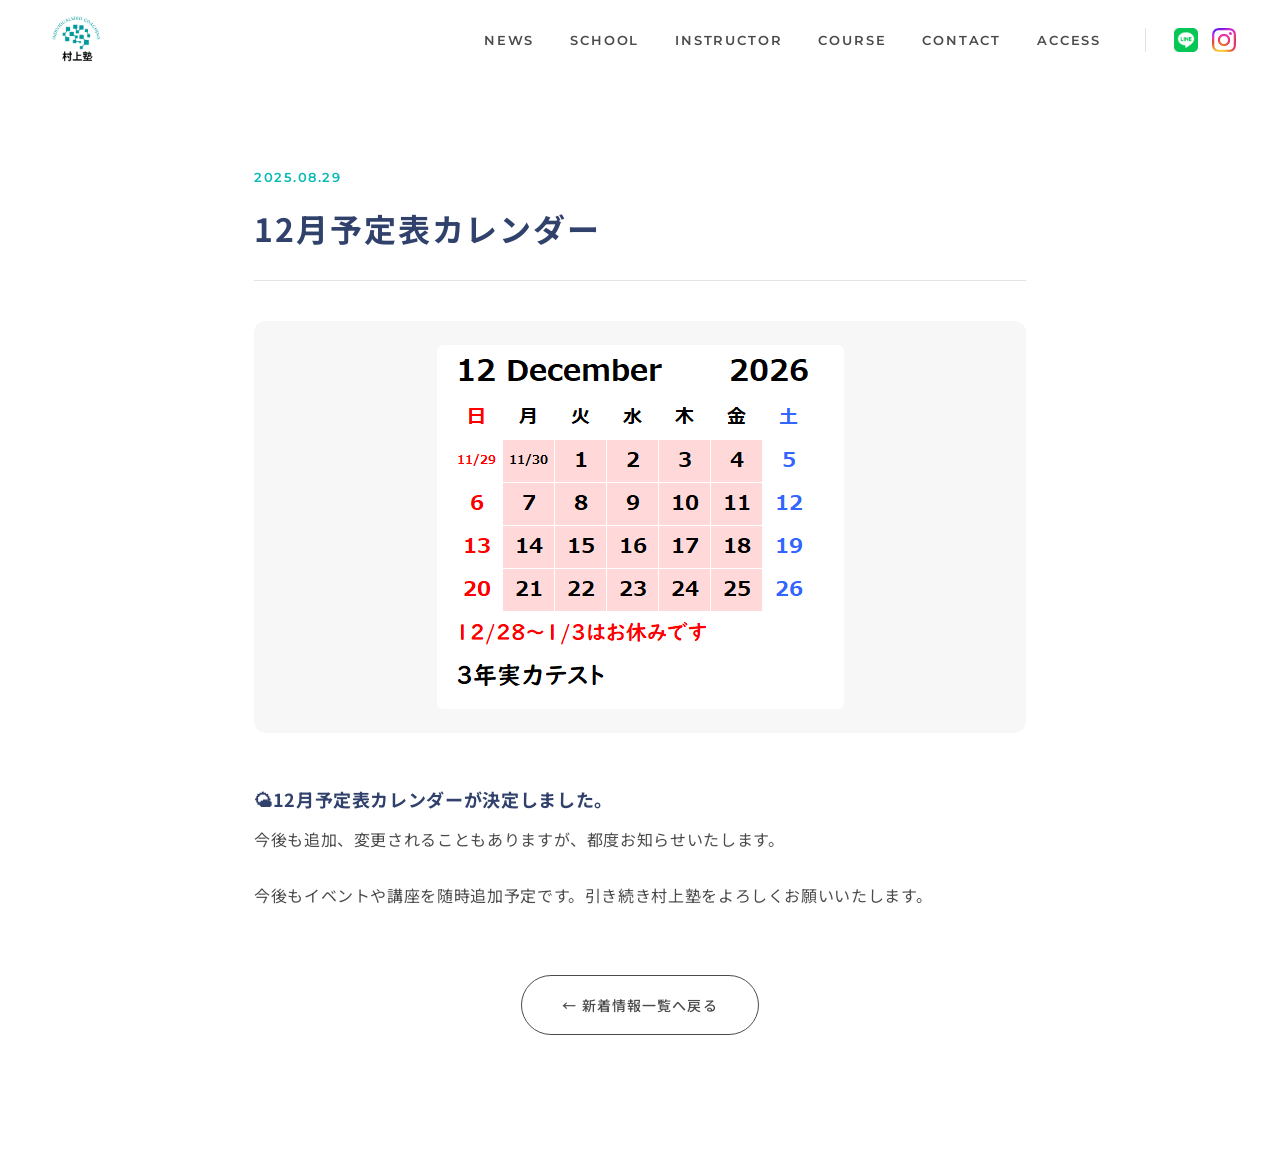
<file: detail/news-002.html>
<!DOCTYPE html>
<html lang="ja">
<head>
    <meta charset="UTF-8">
    <meta name="viewport" content="width=device-width, initial-scale=1.0">
    <title>12月予定表カレンダー | 村上塾</title>

    <!-- favicon -->
<link rel="icon" href="../img/favicon.png" type="image/png">

    <!-- Webフォント -->
  <link rel="preconnect" href="https://fonts.googleapis.com">
  <link rel="preconnect" href="https://fonts.gstatic.com" crossorigin>
  <link rel="stylesheet" href="https://fonts.googleapis.com/css2?family=Montserrat:wght@500;600;700&family=Noto+Sans+JP:wght@400;500;700&display=swap">

    <!-- リセットCSS -->
  <link rel="stylesheet" href="../css/reset.css">

  <!-- 共通CSS -->
  <link rel="stylesheet" href="../css/global.css">

  <!-- ヘッダー専用CSS -->
  <link rel="stylesheet" href="../css/header.css">

  <!-- newsdetail専用CSS -->
  <link rel="stylesheet" href="../css/news-detail.css">

    <link rel="stylesheet" href="../css/news.css">
</head>
<body>

<header class="site-header">

  <div class="header-inner">

  <!-- ロゴ -->
  <h1 class="menu-logo">
    <a href="../index.html">
      <img src="../img/image.png" alt="村上塾">
    </a>
  </h1>

  <!-- PCナビ（1025px〜表示） -->
  <nav class="main-nav">
      <ul>
        <li><a href="../index.html#news" class="nav-link">NEWS</a></li>
        <li><a href="../index.html#school" class="nav-link">SCHOOL</a></li>
        <li><a href="../index.html#instructor" class="nav-link">INSTRUCTOR</a></li>
        <li><a href="../index.html#course" class="nav-link">COURSE</a></li>
        <li><a href="../index.html#contact" class="nav-link">CONTACT</a></li>
        <li><a href="../index.html#access" class="nav-link">ACCESS</a></li>
        <li class="nav-sns">
  <a href="https://lin.ee/ONJYf1XK" target="_blank">
    <img src="../img/LINE.icon.png" alt="LINE">
  </a>
  <a href="https://www.instagram.com/murakami10915?igsh=MW81N3N2ZjBicGlhcA%3D%3D&utm_source=qr" target="_blank">
    <img src="../img/Instagram.icon.png" alt="Instagram">
  </a>
</li>
      </ul>
    </nav>

  <!-- ハンバーガー（右端配置） -->
  <div class="hamburger" id="hamburger">
    <span></span>
    <span></span>
    <span></span>
  </div>

</div>


  <!-- グローバルメニュー（スライド＋フェード / 左右2カラム）-->
  <nav class="global-menu" id="globalMenu">

    <!-- 左カラム -->
    <div class="global-menu-left">
      <ul>
        <li><a href="../index.html#news">NEWS</a></li>
        <li><a href="../index.html#school">SCHOOL</a></li>
        <li><a href="../index.html#instructor">INSTRUCTOR</a></li>
      </ul>
    </div>

    <!-- 右カラム -->
    <div class="global-menu-right">
      <ul>
        <li><a href="../index.html#course">COURSE</a></li>
        <li><a href="../index.html#contact">CONTACT</a></li>
        <li><a href="../index.html#access">ACCESS</a></li>
      </ul>
    </div>

  </nav>

</header>


<section class="news-detail">

    <p class="news-date">2025.08.29</p>
    <h1 class="news-heading">12月予定表カレンダー</h1>

    <div class="news-detail-img">
        <img src="../img/monthCalender12.png" alt="12月予定表カレンダー">
    </div>

    <div class="news-detail-body">
        <p>
            <strong>🌤12月予定表カレンダーが決定しました。</strong><br>
            今後も追加、変更されることもありますが、都度お知らせいたします。
        </p>
        <p>
            今後もイベントや講座を随時追加予定です。引き続き村上塾をよろしくお願いいたします。
        </p>
    </div>

    <div class="back-btn">
        <a href="../index.html">← 新着情報一覧へ戻る</a>
    </div>

</section>

<footer>
    <!-- 共通フッター -->
</footer>

</body>
<script src="../js/global.js"></script>
</html>
</file>
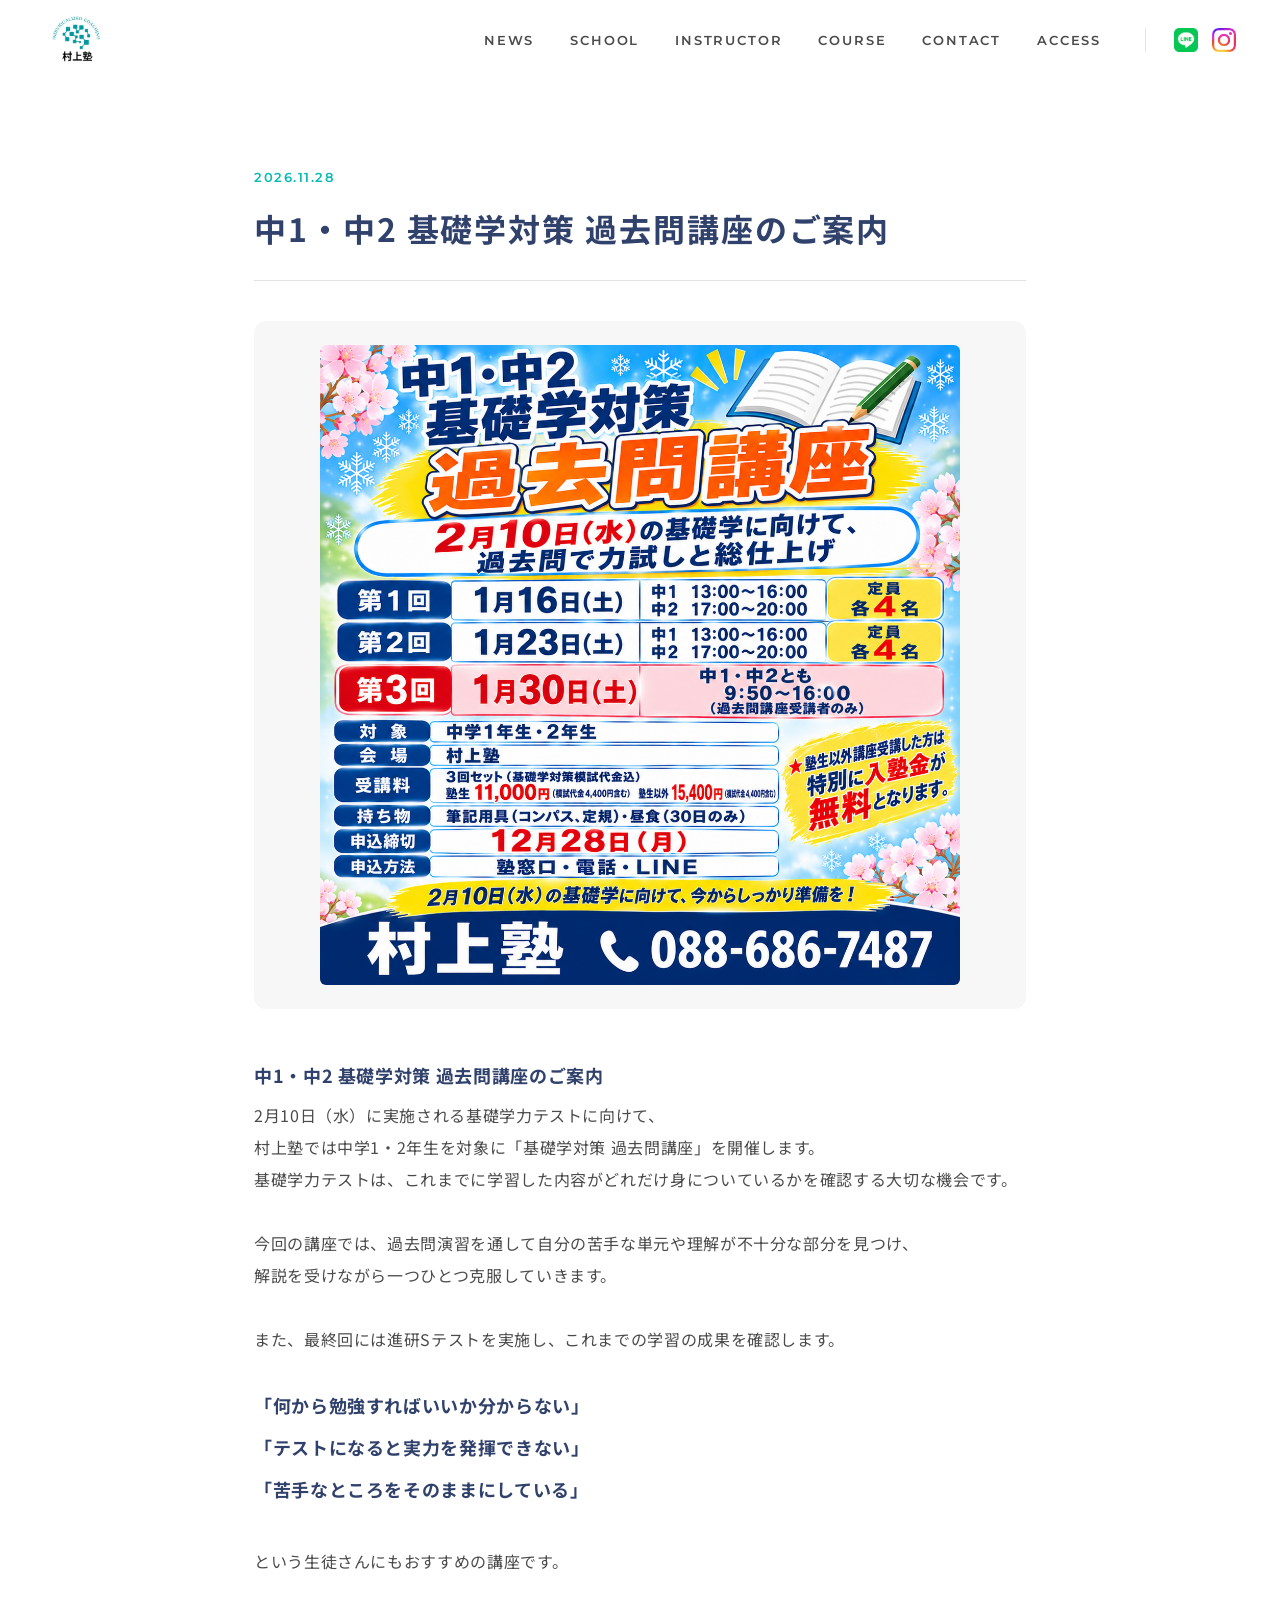
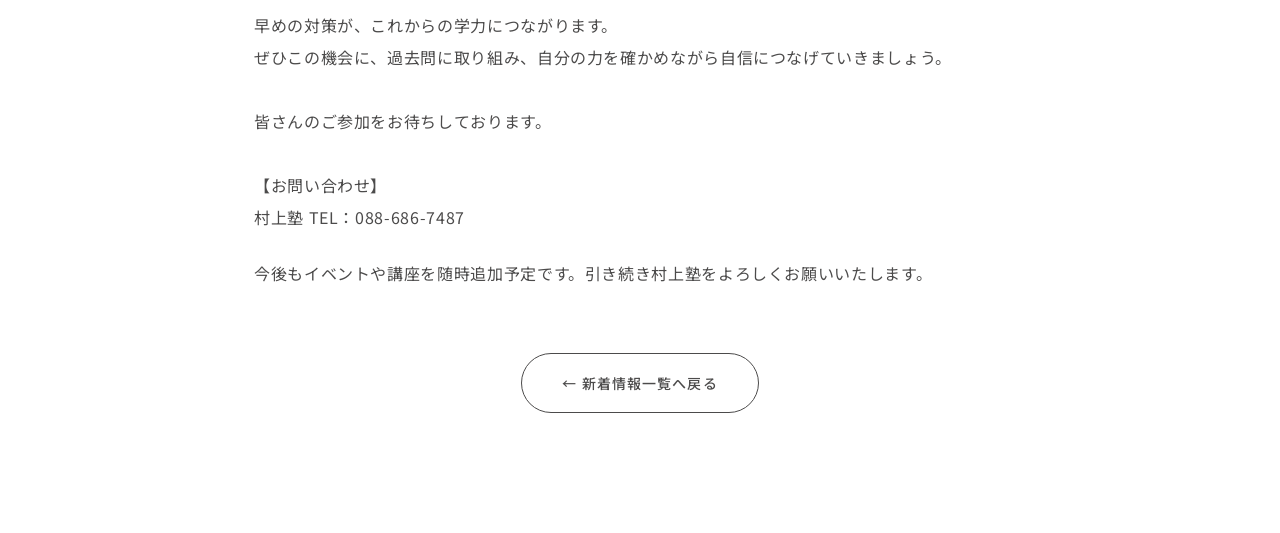
<file: detail/news-003.html>
<!DOCTYPE html>
<html lang="ja">
<head>
    <meta charset="UTF-8">
    <meta name="viewport" content="width=device-width, initial-scale=1.0">
    <title>中1・中2 基礎学対策 過去問講座のご案内 | 村上塾</title>

    <!-- favicon -->
<link rel="icon" href="../img/favicon.png" type="image/png">

    <!-- Webフォント -->
  <link rel="preconnect" href="https://fonts.googleapis.com">
  <link rel="preconnect" href="https://fonts.gstatic.com" crossorigin>
  <link rel="stylesheet" href="https://fonts.googleapis.com/css2?family=Montserrat:wght@500;600;700&family=Noto+Sans+JP:wght@400;500;700&display=swap">

    <!-- リセットCSS -->
  <link rel="stylesheet" href="../css/reset.css">

  <!-- 共通CSS -->
  <link rel="stylesheet" href="../css/global.css">

  <!-- ヘッダー専用CSS -->
  <link rel="stylesheet" href="../css/header.css">

  <!-- newsdetail専用CSS -->
  <link rel="stylesheet" href="../css/news-detail.css">

    <link rel="stylesheet" href="../css/news.css">
</head>
<body>

<header class="site-header">

  <div class="header-inner">

  <!-- ロゴ -->
  <h1 class="menu-logo">
    <a href="../index.html">
      <img src="../img/image.png" alt="村上塾">
    </a>
  </h1>

  <!-- PCナビ（1025px〜表示） -->
  <nav class="main-nav">
      <ul>
        <li><a href="../index.html#news" class="nav-link">NEWS</a></li>
        <li><a href="../index.html#school" class="nav-link">SCHOOL</a></li>
        <li><a href="../index.html#instructor" class="nav-link">INSTRUCTOR</a></li>
        <li><a href="../index.html#course" class="nav-link">COURSE</a></li>
        <li><a href="../index.html#contact" class="nav-link">CONTACT</a></li>
        <li><a href="../index.html#access" class="nav-link">ACCESS</a></li>
        <li class="nav-sns">
  <a href="https://lin.ee/ONJYf1XK" target="_blank">
    <img src="../img/LINE.icon.png" alt="LINE">
  </a>
  <a href="https://www.instagram.com/murakami10915?igsh=MW81N3N2ZjBicGlhcA%3D%3D&utm_source=qr" target="_blank">
    <img src="../img/Instagram.icon.png" alt="Instagram">
  </a>
</li>
      </ul>
    </nav>

  <!-- ハンバーガー（右端配置） -->
  <div class="hamburger" id="hamburger">
    <span></span>
    <span></span>
    <span></span>
  </div>

</div>


  <!-- グローバルメニュー（スライド＋フェード / 左右2カラム）-->
  <nav class="global-menu" id="globalMenu">

    <!-- 左カラム -->
    <div class="global-menu-left">
      <ul>
        <li><a href="../index.html#news">NEWS</a></li>
        <li><a href="../index.html#school">SCHOOL</a></li>
        <li><a href="../index.html#instructor">INSTRUCTOR</a></li>
      </ul>
    </div>

    <!-- 右カラム -->
    <div class="global-menu-right">
      <ul>
        <li><a href="../index.html#course">COURSE</a></li>
        <li><a href="../index.html#contact">CONTACT</a></li>
        <li><a href="../index.html#access">ACCESS</a></li>
      </ul>
    </div>

  </nav>

</header>


<section class="news-detail">

    <p class="news-date">2026.11.28</p>
    <h1 class="news-heading">中1・中2 基礎学対策 過去問講座のご案内</h1>

    <div class="news-detail-img">
        <img src="../img/kakomonkouza.png" alt="基礎学対策過去問講座">
    </div>

    <div class="news-detail-body">
        <p>
            <strong>中1・中2 基礎学対策 過去問講座のご案内</strong><br>
            2月10日（水）に実施される基礎学力テストに向けて、<br>
            村上塾では中学1・2年生を対象に「基礎学対策 過去問講座」を開催します。<br>
            基礎学力テストは、これまでに学習した内容がどれだけ身についているかを確認する大切な機会です。<br>
<br>
            今回の講座では、過去問演習を通して自分の苦手な単元や理解が不十分な部分を見つけ、<br>
            解説を受けながら一つひとつ克服していきます。<br>
<br>
            また、最終回には進研Sテストを実施し、これまでの学習の成果を確認します。<br>
<br>
            <strong>「何から勉強すればいいか分からない」</strong><br>
            <strong>「テストになると実力を発揮できない」</strong><br>
            <strong>「苦手なところをそのままにしている」</strong><br>
<br>
            という生徒さんにもおすすめの講座です。<br>
<br>
            早めの対策が、これからの学力につながります。<br>
            ぜひこの機会に、過去問に取り組み、自分の力を確かめながら自信につなげていきましょう。<br>
<br>
            皆さんのご参加をお待ちしております。<br>
<br>
            【お問い合わせ】<br>
            村上塾 TEL：088-686-7487<br>
        </p>
        <p>
            今後もイベントや講座を随時追加予定です。引き続き村上塾をよろしくお願いいたします。
        </p>
    </div>

    <div class="back-btn">
        <a href="../index.html">← 新着情報一覧へ戻る</a>
    </div>

</section>

<footer>
    <!-- 共通フッター -->
</footer>

</body>
<script src="../js/global.js"></script>
</html>
</file>
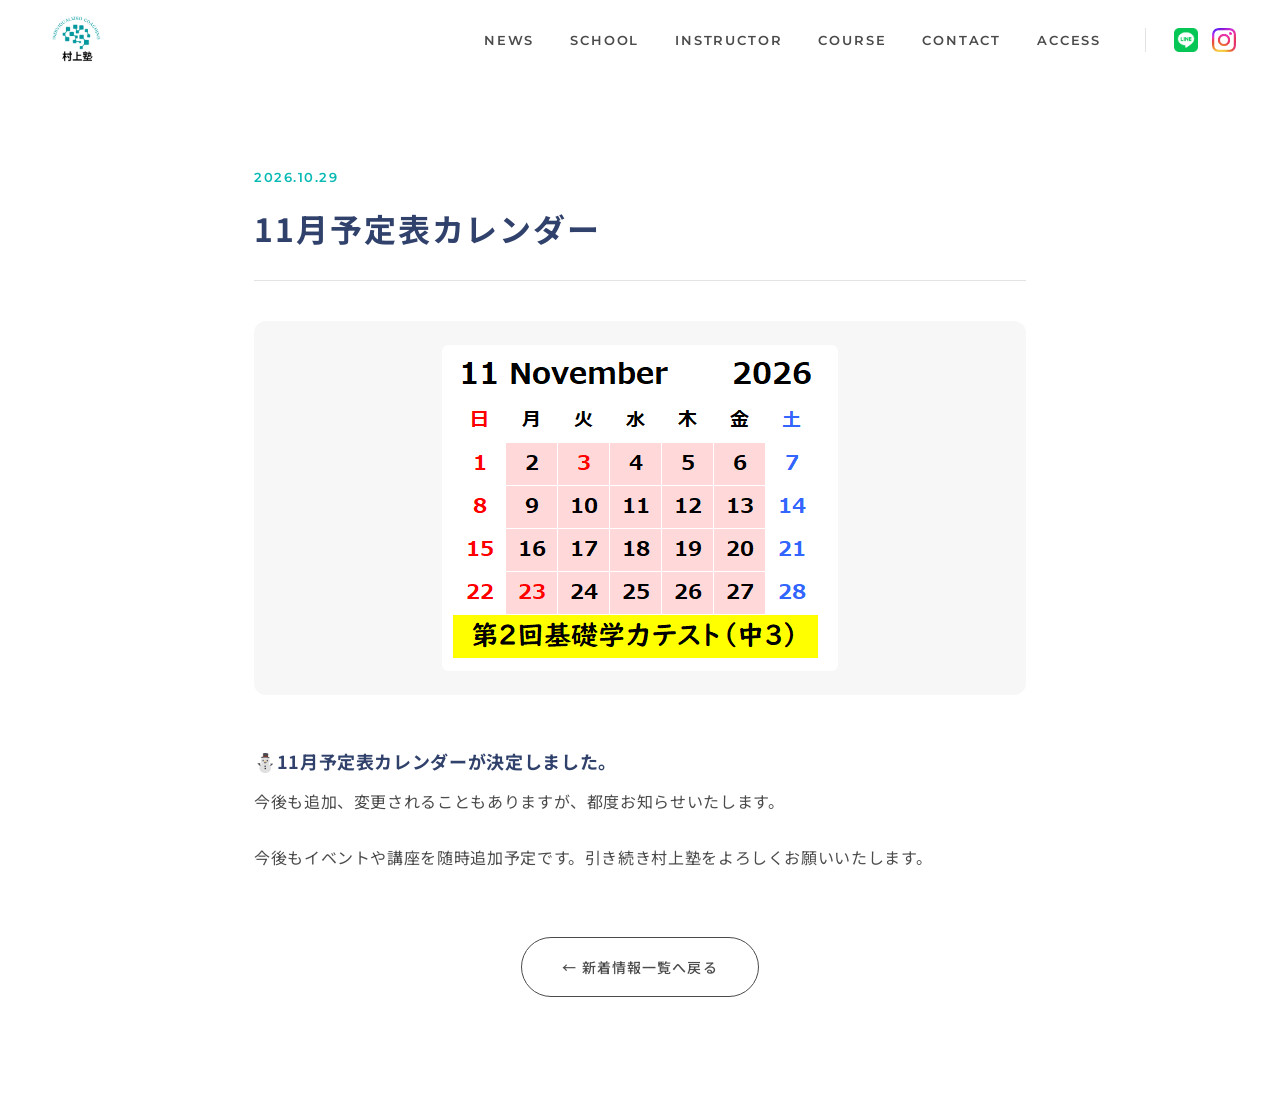
<file: detail/news-004.html>
<!DOCTYPE html>
<html lang="ja">
<head>
    <meta charset="UTF-8">
    <meta name="viewport" content="width=device-width, initial-scale=1.0">
    <title>11月予定表カレンダー | 村上塾</title>

    <!-- favicon -->
<link rel="icon" href="../img/favicon.png" type="image/png">

    <!-- Webフォント -->
  <link rel="preconnect" href="https://fonts.googleapis.com">
  <link rel="preconnect" href="https://fonts.gstatic.com" crossorigin>
  <link rel="stylesheet" href="https://fonts.googleapis.com/css2?family=Montserrat:wght@500;600;700&family=Noto+Sans+JP:wght@400;500;700&display=swap">

    <!-- リセットCSS -->
  <link rel="stylesheet" href="../css/reset.css">

  <!-- 共通CSS -->
  <link rel="stylesheet" href="../css/global.css">

  <!-- ヘッダー専用CSS -->
  <link rel="stylesheet" href="../css/header.css">

  <!-- newsdetail専用CSS -->
  <link rel="stylesheet" href="../css/news-detail.css">

    <link rel="stylesheet" href="../css/news.css">
</head>
<body>

<header class="site-header">

  <div class="header-inner">

  <!-- ロゴ -->
  <h1 class="menu-logo">
    <a href="../index.html">
      <img src="../img/image.png" alt="村上塾">
    </a>
  </h1>

  <!-- PCナビ（1025px〜表示） -->
  <nav class="main-nav">
      <ul>
        <li><a href="../index.html#news" class="nav-link">NEWS</a></li>
        <li><a href="../index.html#school" class="nav-link">SCHOOL</a></li>
        <li><a href="../index.html#instructor" class="nav-link">INSTRUCTOR</a></li>
        <li><a href="../index.html#course" class="nav-link">COURSE</a></li>
        <li><a href="../index.html#contact" class="nav-link">CONTACT</a></li>
        <li><a href="../index.html#access" class="nav-link">ACCESS</a></li>
        <li class="nav-sns">
  <a href="https://lin.ee/ONJYf1XK" target="_blank">
    <img src="../img/LINE.icon.png" alt="LINE">
  </a>
  <a href="https://www.instagram.com/murakami10915?igsh=MW81N3N2ZjBicGlhcA%3D%3D&utm_source=qr" target="_blank">
    <img src="../img/Instagram.icon.png" alt="Instagram">
  </a>
</li>
      </ul>
    </nav>

  <!-- ハンバーガー（右端配置） -->
  <div class="hamburger" id="hamburger">
    <span></span>
    <span></span>
    <span></span>
  </div>

</div>


  <!-- グローバルメニュー（スライド＋フェード / 左右2カラム）-->
  <nav class="global-menu" id="globalMenu">

    <!-- 左カラム -->
    <div class="global-menu-left">
      <ul>
        <li><a href="../index.html#news">NEWS</a></li>
        <li><a href="../index.html#school">SCHOOL</a></li>
        <li><a href="../index.html#instructor">INSTRUCTOR</a></li>
      </ul>
    </div>

    <!-- 右カラム -->
    <div class="global-menu-right">
      <ul>
        <li><a href="../index.html#course">COURSE</a></li>
        <li><a href="../index.html#contact">CONTACT</a></li>
        <li><a href="../index.html#access">ACCESS</a></li>
      </ul>
    </div>

  </nav>

</header>


<section class="news-detail">

    <p class="news-date">2026.10.29</p>
    <h1 class="news-heading">11月予定表カレンダー</h1>

    <div class="news-detail-img">
        <img src="../img/monthCalender11.png" alt="11月予定表カレンダー">
    </div>

    <div class="news-detail-body">
        <p>
            <strong>⛄11月予定表カレンダーが決定しました。</strong><br>
            今後も追加、変更されることもありますが、都度お知らせいたします。
        </p>
        <p>
            今後もイベントや講座を随時追加予定です。引き続き村上塾をよろしくお願いいたします。
        </p>
    </div>

    <div class="back-btn">
        <a href="../index.html">← 新着情報一覧へ戻る</a>
    </div>

</section>

<footer>
    <!-- 共通フッター -->
</footer>

</body>
<script src="../js/global.js"></script>
</html>
</file>
<file: css/global.css>
/* =========================
   共通カラー・サイズ
========================= */
:root {
  --main-color: #4C4B4B;      /* 本文 */
  --accent-color: #0ABAB5;    /* アクセント */
  --navy-color: #30416B;      /* 濃い青 */
  --bg-light: #F7F7F7;        /* 薄いグレー背景 */
  --line-color: #E3E3E3;      /* 罫線 */

  --font-jp: "Noto Sans JP", "Hiragino Kaku Gothic ProN", "Yu Gothic", sans-serif;
  --font-en: "Montserrat", "Noto Sans JP", sans-serif;

  --header-h: 80px;
  --content-w: 1120px;
  --radius: 12px;
  --shadow: 0 10px 30px rgba(48, 65, 107, 0.08);
  --ease: cubic-bezier(0.22, 1, 0.36, 1);
}

@media (max-width: 768px) {
  :root {
    --header-h: 64px;
  }
}

/* =========================
   ベース
========================= */
html {
  scroll-behavior: smooth;
  scroll-padding-top: var(--header-h); /* 固定ヘッダー分ずらす */
}

body {
  padding-top: var(--header-h);
  font-family: var(--font-jp);
  font-size: 16px;
  line-height: 1.9;
  letter-spacing: 0.04em;
  color: var(--main-color);
  background: #fff;
  -webkit-font-smoothing: antialiased;
}

a {
  transition: color .3s, opacity .3s;
}

/* スマホのときだけ改行 */
.sp-br {
  display: none;
}

@media (max-width: 768px) {
  .sp-br {
    display: inline;
  }
}

/* =========================
    メインビジュアル
========================= */
.mv {
  position: relative;
  width: 100%;
  height: calc(100svh - var(--header-h));
  min-height: 520px;
  max-height: 820px;
  overflow: hidden;
  color: #fff;
}

/* スライドエリア */
.mv-slideshow {
  position: absolute;
  inset: 0;
}

/* 文字を読みやすくする暗めのグラデーション */
.mv-slideshow::after {
  content: "";
  position: absolute;
  inset: 0;
  background:
    linear-gradient(90deg, rgba(30, 38, 58, 0.82) 0%, rgba(30, 38, 58, 0.5) 50%, rgba(30, 38, 58, 0.2) 100%);
  z-index: 2;
}

/* 各画像 */
.mv-slide {
  position: absolute;
  inset: 0;
  width: 100%;
  height: 100%;
  object-fit: cover;
  opacity: 0;
  transform: scale(1.08);
  transition: opacity 1.6s ease, transform 7s linear;
  z-index: 0;
}

/* 表示中（ゆっくりズーム） */
.mv-slide.active {
  opacity: 1;
  transform: scale(1);
}

/* キャッチコピー */
.mv-copy {
  position: absolute;
  z-index: 3;
  top: 50%;
  left: max(24px, calc((100% - var(--content-w)) / 2));
  transform: translateY(-50%);
  max-width: 720px;
  padding-right: 24px;
}

.mv-en {
  display: flex;
  align-items: center;
  gap: 16px;
  margin-bottom: 20px;
  font-family: var(--font-en);
  font-size: 14px;
  font-weight: 600;
  letter-spacing: 0.3em;
  color: var(--accent-color);
}

.mv-en::before {
  content: "";
  width: 48px;
  height: 2px;
  background: var(--accent-color);
}

.mv-jp {
  font-size: clamp(32px, 5.2vw, 60px);
  font-weight: 700;
  line-height: 1.45;
  letter-spacing: 0.08em;
  text-shadow: 0 4px 24px rgba(0, 0, 0, 0.25);
}

.mv-sub {
  margin-top: 24px;
  font-size: 15px;
  letter-spacing: 0.2em;
  opacity: .9;
}

/* 最初の表示アニメーション */
.mv-en,
.mv-jp,
.mv-sub {
  opacity: 0;
  transform: translateY(24px);
  animation: mv-fade 1.2s var(--ease) forwards;
}

.mv-jp  { animation-delay: .2s; }
.mv-sub { animation-delay: .4s; }

@keyframes mv-fade {
  to {
    opacity: 1;
    transform: translateY(0);
  }
}

/* SCROLL 表示 */
.mv-scroll {
  position: absolute;
  z-index: 3;
  right: max(24px, calc((100% - var(--content-w)) / 2));
  bottom: 0;
  padding-bottom: 90px;
  font-family: var(--font-en);
  font-size: 11px;
  letter-spacing: 0.3em;
  color: #fff;
  writing-mode: vertical-rl;
}

.mv-scroll::after {
  content: "";
  position: absolute;
  left: 50%;
  bottom: 0;
  width: 1px;
  height: 72px;
  background: rgba(255, 255, 255, .4);
}

.mv-scroll::before {
  content: "";
  position: absolute;
  z-index: 1;
  left: 50%;
  bottom: 0;
  width: 1px;
  height: 72px;
  background: #fff;
  animation: scroll-line 2s ease-in-out infinite;
}

@keyframes scroll-line {
  0%   { transform: scaleY(0); transform-origin: top; }
  50%  { transform: scaleY(1); transform-origin: top; }
  51%  { transform: scaleY(1); transform-origin: bottom; }
  100% { transform: scaleY(0); transform-origin: bottom; }
}

@media (max-width: 768px) {
  .mv {
    min-height: 480px;
  }

  .mv-slideshow::after {
    background: linear-gradient(180deg, rgba(30, 38, 58, 0.3) 0%, rgba(30, 38, 58, 0.8) 100%);
  }

  .mv-en {
    gap: 12px;
    font-size: 11px;
    letter-spacing: 0.2em;
  }

  .mv-en::before {
    width: 28px;
  }

  .mv-copy {
    top: auto;
    bottom: 64px;
    transform: none;
  }

  .mv-scroll {
    display: none;
  }
}

/* =========================
   スクロールでふわっと表示
   （JSが動くときだけ隠す）
========================= */
.js .reveal {
  opacity: 0;
  transform: translateY(32px);
  transition: opacity 1s var(--ease), transform 1s var(--ease);
}

.js .reveal.is-visible {
  opacity: 1;
  transform: none;
}

@media (prefers-reduced-motion: reduce) {
  html {
    scroll-behavior: auto;
  }

  .js .reveal,
  .mv-en, .mv-jp, .mv-sub {
    opacity: 1;
    transform: none;
    animation: none;
    transition: none;
  }
}
</file>
<file: css/header.css>
/* =========================
   ヘッダー全体
========================= */
.site-header {
  position: fixed;
  top: 0;
  left: 0;
  width: 100%;
  background: rgba(255, 255, 255, 0.92);
  -webkit-backdrop-filter: blur(12px);
  backdrop-filter: blur(12px);
  z-index: 1000;
  transition: box-shadow .4s;
}

/* スクロールしたら影をつける（global.jsで付与） */
.site-header.is-scrolled {
  box-shadow: 0 4px 24px rgba(48, 65, 107, 0.08);
}

.header-inner {
  max-width: 1240px;
  margin: 0 auto;
  height: var(--header-h);
  padding: 0 24px;
  display: flex;
  align-items: center;
  justify-content: space-between;
}

/* ロゴ */
.menu-logo {
  position: relative;
  z-index: 1002;
}

.menu-logo img {
  width: 66px;
  height: auto;
  transition: opacity .3s;
}

.menu-logo a:hover img {
  opacity: .7;
}

@media (max-width: 768px) {
  .menu-logo img {
    width: 52px;
  }
}

/* =========================
   PCナビ
========================= */
.main-nav ul {
  display: flex;
  align-items: center;
  gap: 36px;
}

.main-nav a {
  position: relative;
  padding: 6px 0;
  display: inline-block;
  font-family: var(--font-en);
  font-size: 13px;
  font-weight: 600;
  letter-spacing: 0.14em;
  color: var(--main-color);
  transition: color 0.35s;
}

.main-nav a::after {
  content: "";
  position: absolute;
  left: 0;
  bottom: 0;
  width: 100%;
  height: 2px;
  background: linear-gradient(to right, #4C4B4B, #0ABAB5);
  transform: scaleX(0);
  transform-origin: right;
  transition: transform .4s cubic-bezier(0.4, 0, 0.2, 1);
}

.main-nav a:hover {
  color: var(--accent-color);
}

.main-nav a:hover::after {
  transform: scaleX(1);
  transform-origin: left;
}

/* =========================
   SNSアイコン（ナビ右側）
========================= */
.nav-sns {
  display: flex;
  align-items: center;
  gap: 14px;
  margin-left: 8px;
  padding-left: 28px;
  border-left: 1px solid var(--line-color);
}

.main-nav .nav-sns a {
  padding: 0;
}

.main-nav .nav-sns a::after {
  display: none;
}

.nav-sns img {
  width: 24px;
  height: 24px;
  transition: transform .3s, opacity .3s;
}

.nav-sns a:hover img {
  transform: translateY(-2px);
  opacity: 0.7;
}

/* =========================
   ハンバーガー
========================= */
.hamburger {
  display: none;
  position: relative;
  width: 44px;
  height: 44px;
  cursor: pointer;
  z-index: 1002;
}

.hamburger span {
  position: absolute;
  left: 10px;
  width: 24px;
  height: 2px;
  background: var(--navy-color);
  border-radius: 2px;
  transition: transform .4s, opacity .4s, background .3s;
}

/* 3本線 */
.hamburger span:nth-child(1) { top: 14px; }
.hamburger span:nth-child(2) { top: 21px; }
.hamburger span:nth-child(3) { top: 28px; }

.hamburger:hover span {
  background: var(--accent-color);
}

/* 開いたとき */
.hamburger.open span:nth-child(1) {
  transform: translateY(7px) rotate(45deg);
}
.hamburger.open span:nth-child(2) {
  opacity: 0;
}
.hamburger.open span:nth-child(3) {
  transform: translateY(-7px) rotate(-45deg);
}

/* =========================
   レスポンシブ
========================= */
@media (max-width: 1024px) {
  .main-nav { display: none; }
  .hamburger { display: block; }
}

/* =========================
   GLOBAL MENU（全画面）
========================= */
.global-menu {
  position: fixed;
  inset: 0;
  width: 100%;
  height: 100vh;
  height: 100dvh;
  background: #fff;
  display: flex;
  align-items: center;
  justify-content: center;
  gap: 8vw;
  padding: var(--header-h) 32px 40px;
  opacity: 0;
  visibility: hidden;
  transition: opacity .5s ease, visibility .5s;
  z-index: 1001;
}

/* 開いたとき */
.global-menu.open {
  opacity: 1;
  visibility: visible;
}

.global-menu-left li,
.global-menu-right li {
  opacity: 0;
  transform: translateY(16px);
  transition: opacity .5s, transform .5s;
}

.global-menu.open li {
  opacity: 1;
  transform: none;
}

.global-menu.open li:nth-child(2) { transition-delay: .08s; }
.global-menu.open li:nth-child(3) { transition-delay: .16s; }

.global-menu a {
  position: relative;
  display: inline-block;
  padding: 14px 0;
  font-family: var(--font-en);
  font-size: 26px;
  font-weight: 600;
  letter-spacing: 0.12em;
  color: var(--navy-color);
}

/* 下線アニメーション */
.global-menu a::after {
  content: "";
  position: absolute;
  bottom: 8px;
  left: 0;
  width: 100%;
  height: 2px;
  background: linear-gradient(to right, #4C4B4B, #0ABAB5);
  transform: scaleX(0);
  transform-origin: left;
  transition: transform .35s;
}

.global-menu a:hover {
  color: var(--accent-color);
}

.global-menu a:hover::after {
  transform: scaleX(1);
}

@media (max-width: 600px) {
  .global-menu {
    flex-direction: column;
    align-items: flex-start;
    justify-content: center;
    gap: 0;
    padding-left: 40px;
  }

  .global-menu a {
    font-size: 22px;
    padding: 10px 0;
  }
}

/* メニューが開いている間は背面をスクロールさせない */
body.menu-open {
  overflow: hidden;
}
</file>
<file: css/news.css>
/* ============================
   新着情報セクション
   （見出し・ティッカーは section.css で共通化）
============================ */

/* ティッカーの速さだけ個別に調整 */
.news-ticker span {
  animation-duration: 30s;
}

/* ============================
   NEWS 一覧（カード型）
============================ */
.news-list {
  display: grid;
  grid-template-columns: repeat(4, 1fr);
  gap: 28px;
}

/* 1記事のカード */
.news-item {
  display: flex;
  flex-direction: column;
  background: #fff;
  border: 1px solid var(--line-color);
  border-radius: var(--radius);
  overflow: hidden;
  transition: transform .4s var(--ease), box-shadow .4s var(--ease), border-color .4s;
}

.news-item:hover {
  transform: translateY(-6px);
  border-color: transparent;
  box-shadow: var(--shadow);
}

/* サムネイル */
.news-thumb {
  aspect-ratio: 4 / 3;
  padding: 14px;
  background: var(--bg-light);
  overflow: hidden;
}

.news-thumb img {
  width: 100%;
  height: 100%;
  object-fit: contain;
  transition: transform .6s var(--ease);
}

.news-item:hover .news-thumb img {
  transform: scale(1.05);
}

/* テキスト側 */
.news-content {
  position: relative;
  flex: 1;
  display: flex;
  flex-direction: column;
  gap: 6px;
  padding: 20px 22px 52px;
}

.news-item .news-date {
  font-family: var(--font-en);
  font-size: 13px;
  font-weight: 600;
  letter-spacing: 0.1em;
  color: var(--accent-color);
}

.news-item .news-text {
  font-size: 15px;
  font-weight: 500;
  line-height: 1.7;
  color: var(--navy-color);
}

/* 右下の矢印 */
.news-content::after {
  content: "→";
  position: absolute;
  right: 22px;
  bottom: 18px;
  font-size: 14px;
  color: var(--accent-color);
  transition: transform .4s var(--ease);
}

.news-item:hover .news-content::after {
  transform: translateX(6px);
}

/* タブレット */
@media screen and (max-width: 1024px) {
  .news-list {
    grid-template-columns: repeat(2, 1fr);
    gap: 24px;
  }
}

/* スマホ：横並びのリスト型 */
@media screen and (max-width: 600px) {
  .news-list {
    grid-template-columns: 1fr;
    gap: 16px;
  }

  .news-item {
    flex-direction: row;
    align-items: center;
  }

  .news-thumb {
    width: 112px;
    flex-shrink: 0;
    padding: 8px;
    aspect-ratio: 1 / 1;
  }

  .news-content {
    padding: 14px 40px 14px 16px;
  }

  .news-content::after {
    top: 50%;
    bottom: auto;
    right: 16px;
    transform: translateY(-50%);
  }

  .news-item:hover .news-content::after {
    transform: translate(6px, -50%);
  }
}
</file>
<file: css/section.css>
/* ==========================
   Section 共通スタイル
========================== */

/* 各セクションの外枠
   背景は画面いっぱい、中身は最大 1120px で中央寄せ */
.news-section,
.school-section,
.instructor-section,
.course-section,
.contact-section,
.access-section {
  position: relative;
  width: 100%;
  padding: 104px max(24px, calc((100% - var(--content-w)) / 2));
  overflow-x: clip;
}

/* 背景色の交互配置 */
.school-section,
.course-section {
  background: var(--bg-light);
}

@media (max-width: 768px) {
  .news-section,
  .school-section,
  .instructor-section,
  .course-section,
  .contact-section,
  .access-section {
    padding-top: 80px;
    padding-bottom: 80px;
  }
}

/* ==========================
   セクション見出し（全セクション共通）
   大きな英字ティッカーの上に日本語タイトルを重ねる
========================== */
.news-title-box,
.school-title-box,
.instructor-title-box,
.course-title-box,
.contact-title-box,
.access-title-box {
  position: relative;
  padding-top: clamp(40px, 5.6vw, 72px);
  margin-bottom: 64px;
}

.news-title,
.school-title,
.instructor-title,
.course-title,
.contact-title,
.access-title {
  position: relative;
  z-index: 2;
  font-size: clamp(26px, 3vw, 34px);
  font-weight: 700;
  line-height: 1.4;
  letter-spacing: 0.1em;
  color: var(--main-color);
}

/* 見出し下のアクセントライン */
.news-title::after,
.school-title::after,
.instructor-title::after,
.course-title::after,
.contact-title::after,
.access-title::after {
  content: "";
  display: block;
  width: 40px;
  height: 3px;
  margin-top: 18px;
  border-radius: 2px;
  background: var(--accent-color);
}

/* 背景で流れる英字（画面幅いっぱい） */
.news-ticker,
.school-ticker,
.instructor-ticker,
.course-ticker,
.contact-ticker,
.access-ticker {
  position: absolute;
  top: 0;
  left: 50%;
  width: 100vw;
  display: flex;
  overflow: hidden;
  white-space: nowrap;
  transform: translateX(-50%);
  pointer-events: none;
  user-select: none;
  z-index: 1;
}

.news-ticker span,
.school-ticker span,
.instructor-ticker span,
.course-ticker span,
.contact-ticker span,
.access-ticker span {
  flex-shrink: 0;
  font-family: var(--font-en);
  font-size: clamp(60px, 9vw, 120px);
  font-weight: 700;
  line-height: 1;
  letter-spacing: 0.06em;
  color: rgba(76, 75, 75, 0.06);
  animation: ticker-scroll 40s linear infinite;
}

/* 2つの span を同じ距離だけ動かして途切れずループ */
@keyframes ticker-scroll {
  0% {
    transform: translateX(0);
  }
  100% {
    transform: translateX(-100%);
  }
}

@media (prefers-reduced-motion: reduce) {
  .news-ticker span,
  .school-ticker span,
  .instructor-ticker span,
  .course-ticker span,
  .contact-ticker span,
  .access-ticker span {
    animation: none;
  }
}
</file>
<file: css/school.css>
/* =========================
   SCHOOL タイトル
   （見出し・ティッカーは section.css で共通化）
========================= */
.school-ticker span {
  animation-duration: 36s;
}

/* =========================
   SCHOOL 学習メソッド（2×2カード）
========================= */
.school-method-box {
  display: grid;
  grid-template-columns: repeat(2, 1fr);
  gap: 28px;
  margin-bottom: 80px;
}

.school-method {
  position: relative;
  padding: 40px 40px 44px;
  background: #fff;
  border-radius: var(--radius);
  box-shadow: var(--shadow);
  overflow: hidden;
}

/* 上部のアクセントライン（ホバーで伸びる） */
.school-method::before {
  content: "";
  position: absolute;
  top: 0;
  left: 0;
  width: 64px;
  height: 4px;
  background: var(--accent-color);
  transition: width .6s var(--ease);
}

.school-method:hover::before {
  width: 100%;
}

/* 番号 */
.school-num {
  display: block;
  margin-bottom: 12px;
  font-family: var(--font-en);
  font-size: 44px;
  font-weight: 700;
  line-height: 1;
  color: rgba(10, 186, 181, 0.25);
}

.school-heading {
  font-size: 20px;
  font-weight: 700;
  line-height: 1.6;
  margin-bottom: 14px;
  color: var(--navy-color);
}

.school-text {
  font-size: 15px;
  line-height: 2;
  color: var(--main-color);
}

/* =========================
   SCHOOL メッセージ文
========================= */
.school-text-block {
  max-width: 900px;
  margin: 0 auto;
  padding: 8px 0 8px 40px;
  border-left: 3px solid var(--accent-color);
}

.school-text-large {
  margin-bottom: 28px;
  font-size: 18px;
  font-weight: 500;
  line-height: 2.1;
  color: var(--navy-color);
}

.school-text-block .school-text {
  font-size: 15px;
  line-height: 2.1;
}

/* SP */
@media (max-width: 768px) {
  .school-method-box {
    grid-template-columns: 1fr;
    gap: 20px;
    margin-bottom: 56px;
  }

  .school-method {
    padding: 32px 26px 34px;
  }

  .school-num {
    font-size: 36px;
  }

  .school-heading {
    font-size: 18px;
  }

  .school-text-block {
    padding-left: 22px;
  }

  .school-text-large {
    font-size: 16px;
  }
}
</file>
<file: css/instructor.css>
/* =========================
   INSTRUCTOR タイトル
   （見出し・ティッカーは section.css で共通化）
========================= */
.instructor-ticker span {
  animation-duration: 60s;
}

/* =========================
   INSTRUCTOR 本文
========================= */
.instructor-item {
  position: relative;
  display: grid;
  grid-template-columns: 280px 1fr;
  align-items: center;
  gap: 72px;
  padding: 64px 72px;
  margin-bottom: 48px;
  background: #cfd8e3;
  border-radius: var(--radius);
}

.instructor-item:last-child {
  margin-bottom: 0;
}

/* 2人目は左右反転 */
.instructor-item:nth-of-type(odd) {
  grid-template-columns: 1fr 280px;
}

.instructor-item:nth-of-type(odd) .instructor-image {
  order: 2;
}

/* 写真 */
.instructor-image {
  position: relative;
  width: 100%;
}

.instructor-image img {
  position: relative;
  z-index: 2;
  width: 100%;
  aspect-ratio: 3 / 4;
  object-fit: cover;
  border-radius: 8px;
}

/* 写真の後ろの色ブロック */
.image-bg {
  position: absolute;
  z-index: 1;
  top: 20px;
  left: 20px;
  width: 100%;
  height: 100%;
  background: #8ea3bf;
  border-radius: 8px;
  transition: transform .6s var(--ease);
}

.instructor-item:hover .image-bg {
  transform: translate(6px, 6px);
}

/* テキスト */
.instructor-text h3 {
  display: flex;
  align-items: center;
  gap: 18px;
  padding-bottom: 24px;
  margin-bottom: 24px;
  border-bottom: 1px solid rgba(48, 65, 107, 0.18);
  font-size: 30px;
  font-weight: 700;
  letter-spacing: 0.12em;
  color: var(--navy-color);
}

.role {
  display: inline-block;
  padding: 4px 16px;
  border-radius: 50px;
  background: var(--navy-color);
  font-size: 13px;
  font-weight: 500;
  letter-spacing: 0.1em;
  color: #fff;
}

.instructor-text p {
  font-size: 15px;
  line-height: 2.2;
  color: var(--main-color);
}

/* タブレット */
@media (max-width: 1024px) {
  .instructor-item,
  .instructor-item:nth-of-type(odd) {
    grid-template-columns: 220px 1fr;
    gap: 48px;
    padding: 48px 40px;
  }

  .instructor-item:nth-of-type(odd) .instructor-image {
    order: 0;
  }
}

/* スマホ */
@media (max-width: 768px) {
  .instructor-item,
  .instructor-item:nth-of-type(odd) {
    grid-template-columns: 1fr;
    gap: 40px;
    padding: 40px 24px 36px;
    text-align: center;
  }

  .instructor-image {
    width: 200px;
    margin: 0 auto;
  }

  .image-bg {
    top: 14px;
    left: 14px;
  }

  .instructor-text h3 {
    flex-direction: column;
    gap: 10px;
    font-size: 24px;
  }
}
</file>
<file: css/course.css>
/* =========================
   COURSE タイトル
   （見出し・ティッカーは section.css で共通化）
========================= */
.course-ticker span {
  animation-duration: 36s;
}

/* =========================
   COURSE 本文（3カラムカード）
========================= */
.course-content {
  display: grid;
  grid-template-columns: repeat(3, 1fr);
  gap: 28px;
}

.course-block {
  display: flex;
  flex-direction: column;
  padding: 44px 36px 40px;
  background: #fff;
  border-radius: var(--radius);
  box-shadow: var(--shadow);
  transition: transform .4s var(--ease);
}

.course-block:hover {
  transform: translateY(-6px);
}

/* 真ん中（料金）を強調 */
.course-block:nth-child(2) {
  border-top: 4px solid var(--accent-color);
}

.course-label {
  margin-bottom: 8px;
  font-family: var(--font-en);
  font-size: 12px;
  font-weight: 600;
  letter-spacing: 0.25em;
  color: var(--accent-color);
}

.course-heading {
  padding-bottom: 20px;
  margin-bottom: 24px;
  border-bottom: 1px solid var(--line-color);
  font-size: 22px;
  font-weight: 700;
  letter-spacing: 0.08em;
  color: var(--navy-color);
}

.course-text {
  font-size: 15px;
  line-height: 2;
}

/* 料金リスト */
.course-price li {
  display: flex;
  justify-content: space-between;
  align-items: baseline;
  gap: 12px;
  padding: 12px 0;
  border-bottom: 1px dashed var(--line-color);
  font-size: 14px;
}

.course-price li:last-child {
  border-bottom: none;
}

.course-price strong {
  font-size: 16px;
  font-weight: 700;
  white-space: nowrap;
  color: var(--navy-color);
}

.course-note {
  margin-top: auto;
  padding: 14px 16px;
  background: rgba(10, 186, 181, 0.08);
  border-radius: 8px;
  font-size: 13px;
  font-weight: 500;
  line-height: 1.8;
  color: var(--main-color);
}

.course-price + .course-note {
  margin-top: 20px;
}

/* タブレット・スマホ */
@media (max-width: 1024px) {
  .course-content {
    grid-template-columns: 1fr;
    max-width: 640px;
    margin: 0 auto;
    gap: 20px;
  }

  .course-block {
    padding: 36px 28px;
  }
}
</file>
<file: css/contact.css>
/* =========================
   CONTACT タイトル
   （見出し・ティッカーは section.css で共通化）
   濃い青の背景なので文字色だけ白に変更
========================= */
.contact-section {
  background: var(--navy-color);
  color: #fff;
}

.contact-title {
  color: #fff;
}

.contact-ticker span {
  color: rgba(255, 255, 255, 0.05);
  animation-duration: 36s;
}

.contact-lead {
  margin: -32px 0 48px;
  font-size: 15px;
  letter-spacing: 0.08em;
  color: rgba(255, 255, 255, 0.8);
}

/* =========================
   CONTACT 本文（3カラム）
========================= */
.contact-content {
  display: grid;
  grid-template-columns: repeat(3, 1fr);
  gap: 24px;
}

.contact-item {
  display: flex;
  flex-direction: column;
  padding: 40px 32px 36px;
  background: rgba(255, 255, 255, 0.06);
  border: 1px solid rgba(255, 255, 255, 0.14);
  border-radius: var(--radius);
  transition: background .4s, border-color .4s;
}

.contact-item:hover {
  background: rgba(255, 255, 255, 0.1);
  border-color: rgba(10, 186, 181, 0.6);
}

.contact-heading {
  margin-bottom: 10px;
  font-family: var(--font-en);
  font-size: 14px;
  font-weight: 600;
  letter-spacing: 0.25em;
  color: var(--accent-color);
}

.contact-text {
  font-size: 15px;
  line-height: 1.8;
  color: #fff;
}

/* 電話番号だけ大きく */
.contact-item:first-child .contact-text {
  font-family: var(--font-en);
  font-size: 26px;
  font-weight: 600;
  letter-spacing: 0.06em;
}

/* =========================
   ボタン
========================= */
.contact-btn-wrap {
  flex: 1;
  display: flex;
  flex-direction: column;
  justify-content: space-between;
  gap: 28px;
}

.contact-link-btn {
  position: relative;
  display: block;
  padding: 16px 48px 16px 24px;
  border: 1px solid rgba(255, 255, 255, 0.6);
  border-radius: 50px;
  font-size: 14px;
  font-weight: 600;
  letter-spacing: 0.08em;
  text-align: center;
  color: #fff;
  transition: background .3s, border-color .3s, transform .3s;
}

.contact-link-btn::after {
  content: "→";
  position: absolute;
  top: 50%;
  right: 22px;
  transform: translateY(-50%);
  transition: transform .3s;
}

.contact-link-btn:hover {
  background: var(--accent-color);
  border-color: var(--accent-color);
  color: #fff;
}

.contact-link-btn:hover::after {
  transform: translate(4px, -50%);
}

/* タブレット・スマホ */
@media screen and (max-width: 1024px) {
  .contact-content {
    grid-template-columns: 1fr;
    max-width: 560px;
  }

  .contact-lead {
    margin-top: -24px;
  }
}
</file>
<file: css/access.css>
/* =========================
   ACCESS タイトル
   （見出し・ティッカーは section.css で共通化）
========================= */
.access-ticker span {
    animation-duration: 36s;
}

/* =========================
   ACCESS 本文
========================= */
.access-content{
    display:grid;
    grid-template-columns:1.5fr 1fr;
    gap:64px;
    align-items:center;
}

.access-map{
    border-radius:var(--radius);
    overflow:hidden;
    box-shadow:var(--shadow);
}

.access-map iframe{
    width:100%;
    height:440px;
    border:0;
}

.access-item{
    display:grid;
    grid-template-columns:96px 1fr;
    gap:16px;
    padding:24px 0;
    border-bottom:1px solid var(--line-color);
}

.access-item:first-child{
    border-top:1px solid var(--line-color);
}

.access-item h3{
    font-size:14px;
    font-weight:700;
    letter-spacing:.1em;
    line-height:1.9;
    color:var(--accent-color);
}

.access-item p{
    font-size:15px;
    line-height:1.9;
}

@media(max-width:1024px){

.access-content{
    grid-template-columns:1fr;
    gap:40px;
}

.access-map iframe{
    height:360px;
}

}

@media(max-width:600px){

.access-item{
    grid-template-columns:80px 1fr;
}

.access-map iframe{
    height:300px;
}

}
</file>
<file: css/footer.css>
/* =========================
   FOOTER
========================= */

.site-footer{
    width:100%;
    background:var(--bg-light);
    padding:80px 0 32px;
}

.footer-inner{
    width:100%;
    max-width:var(--content-w);
    margin:0 auto;
    padding:0 24px;
    text-align:center;
}

.footer-logo{
    margin-bottom:40px;
}

.footer-logo img{
    width:120px;
    margin:0 auto;
}

.footer-nav{
    margin-bottom:56px;
}

.footer-nav ul{
    display:flex;
    justify-content:center;
    flex-wrap:wrap;
    gap:16px 48px;
}

.footer-nav a{
    font-family:var(--font-en);
    font-size:13px;
    font-weight:600;
    letter-spacing:.14em;
    color:var(--main-color);
    transition:color .3s;
}

.footer-nav a:hover{
    color:var(--accent-color);
}

.footer-copy{
    padding-top:28px;
    border-top:1px solid var(--line-color);
    font-family:var(--font-en);
    font-size:12px;
    letter-spacing:.08em;
    color:#8A8989;
}

/* SP */

@media screen and (max-width:768px){

.site-footer{
    padding-top:64px;
}

.footer-nav ul{
    display:grid;
    grid-template-columns:repeat(2, 1fr);
    gap:16px;
    max-width:320px;
    margin:0 auto;
}

.footer-logo img{
    width:100px;
}

}
</file>
<file: css/news-detail.css>
/* news-detail.css */
/* ニュース詳細ページ専用のスタイル。 */
/* 色・フォントなどの共通設定は global.css に任せ、ここではページ固有部分のみ扱う。 */

.news-detail {
    max-width: 820px;
    margin: 0 auto;
    padding: 80px 24px 120px;
}

.news-detail .news-date {
    display: inline-block;
    margin-bottom: 14px;
    font-family: var(--font-en);
    font-size: 13px;
    font-weight: 600;
    letter-spacing: 0.12em;
    color: var(--accent-color);
}

.news-heading {
    padding-bottom: 28px;
    margin-bottom: 40px;
    border-bottom: 1px solid var(--line-color);
    font-size: clamp(24px, 3vw, 32px);
    font-weight: 700;
    line-height: 1.5;
    letter-spacing: 0.06em;
    color: var(--navy-color);
}

.news-detail-img {
    padding: 24px;
    margin-bottom: 48px;
    background: var(--bg-light);
    border-radius: var(--radius);
}

.news-detail-img img {
    max-height: 640px;
    width: auto;
    margin: 0 auto;
    border-radius: 6px;
}

.news-detail-body p {
    line-height: 2;
    margin-bottom: 24px;
}

.news-detail-body strong {
    display: inline-block;
    margin-bottom: 6px;
    font-size: 18px;
    color: var(--navy-color);
}

/* 一覧へ戻るボタン */
.back-btn {
    text-align: center;
    margin-top: 64px;
}

.back-btn a {
    display: inline-block;
    padding: 16px 40px;
    border: 1px solid var(--main-color);
    border-radius: 50px;
    font-size: 14px;
    font-weight: 500;
    letter-spacing: 0.08em;
    color: var(--main-color);
    transition: background .3s, color .3s, border-color .3s;
}

.back-btn a:hover {
    background: var(--accent-color);
    border-color: var(--accent-color);
    color: #fff;
}

/* ============================
   NEWS詳細：イベント情報テーブル
============================ */

.detail-table {
    display: grid;
    grid-template-columns: 160px 1fr;
    column-gap: 20px;
    width: 100%;
    margin: 40px 0;
    border-top: 1px solid var(--line-color);
    font-size: 16px;
}

.detail-table dt {
    font-weight: 600;
    padding: 16px 0;
    color: var(--navy-color);
    border-bottom: 1px solid var(--line-color);
}

.detail-table dd {
    padding: 16px 0;
    margin: 0;
    border-bottom: 1px solid var(--line-color);
    line-height: 1.7;
}

/* ============================
   NEWS詳細：日程テーブル
============================ */

.detail-subtitle {
    font-size: 22px;
    font-weight: 700;
    margin: 56px 0 20px;
    padding-left: 14px;
    border-left: 4px solid var(--accent-color);
    color: var(--navy-color);
}

.schedule-box {
    margin-bottom: 40px;
}

.schedule-table {
    width: 100%;
    margin-bottom: 30px;
    font-size: 16px;
}

.schedule-table th,
.schedule-table td {
    border-bottom: 1px solid var(--line-color);
    padding: 14px 12px;
}

.schedule-table th {
    background: var(--bg-light);
    font-weight: 600;
    color: var(--navy-color);
}

/* 時間割部分 */
.time-select {
    background: var(--bg-light);
    padding: 24px 28px;
    border-left: 4px solid var(--accent-color);
    border-radius: 6px;
}

.time-select .time-title {
    font-weight: 600;
    margin-bottom: 10px;
    color: var(--navy-color);
}

.time-select ul {
    list-style: disc;
    padding-left: 20px;
    margin-bottom: 10px;
}

.time-select li {
    margin-bottom: 4px;
}

.time-note {
    font-size: 14px;
    color: #777;
}

/* ============================
   申込みボタン（Googleフォーム）
============================ */

.entry-button-wrap {
    text-align: center;
    margin: 48px 0 64px;
}

.entry-button {
    display: inline-block;
    background-color: var(--accent-color);
    color: #fff;
    padding: 18px 48px;
    font-size: 17px;
    border-radius: 50px;
    font-weight: 600;
    letter-spacing: 0.08em;
    box-shadow: 0 8px 20px rgba(10, 186, 181, 0.3);
    transition: transform .3s, box-shadow .3s;
}

.entry-button:hover {
    transform: translateY(-3px);
    box-shadow: 0 12px 28px rgba(10, 186, 181, 0.4);
}

/* SP対応 */
@media screen and (max-width: 768px) {
    .news-detail {
        padding: 56px 20px 80px;
    }

    .news-detail-img {
        padding: 14px;
    }

    .detail-table {
        grid-template-columns: 1fr;
    }

    .detail-table dt {
        padding-bottom: 4px;
        border-bottom: none;
    }

    .detail-table dd {
        padding-top: 0;
    }

    .schedule-table th,
    .schedule-table td {
        padding: 12px 6px;
        font-size: 14px;
    }
}
</file>
